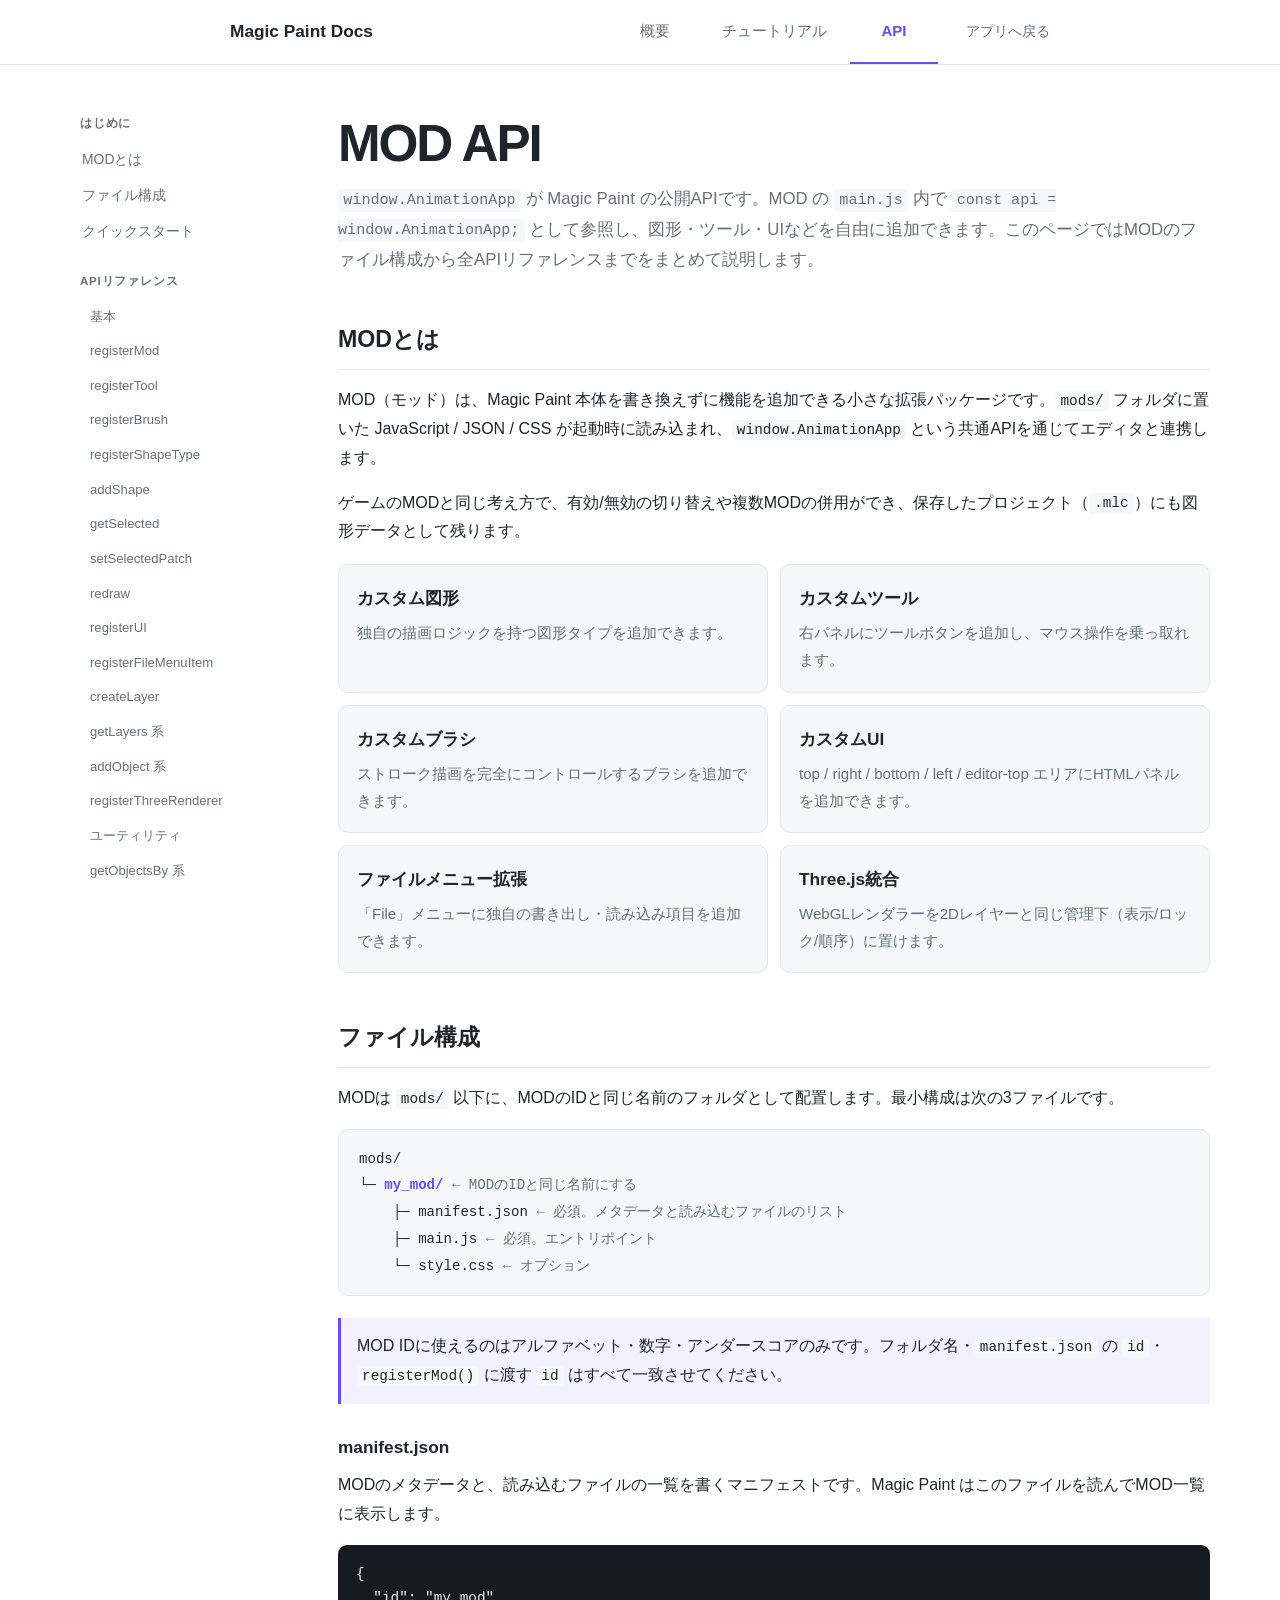
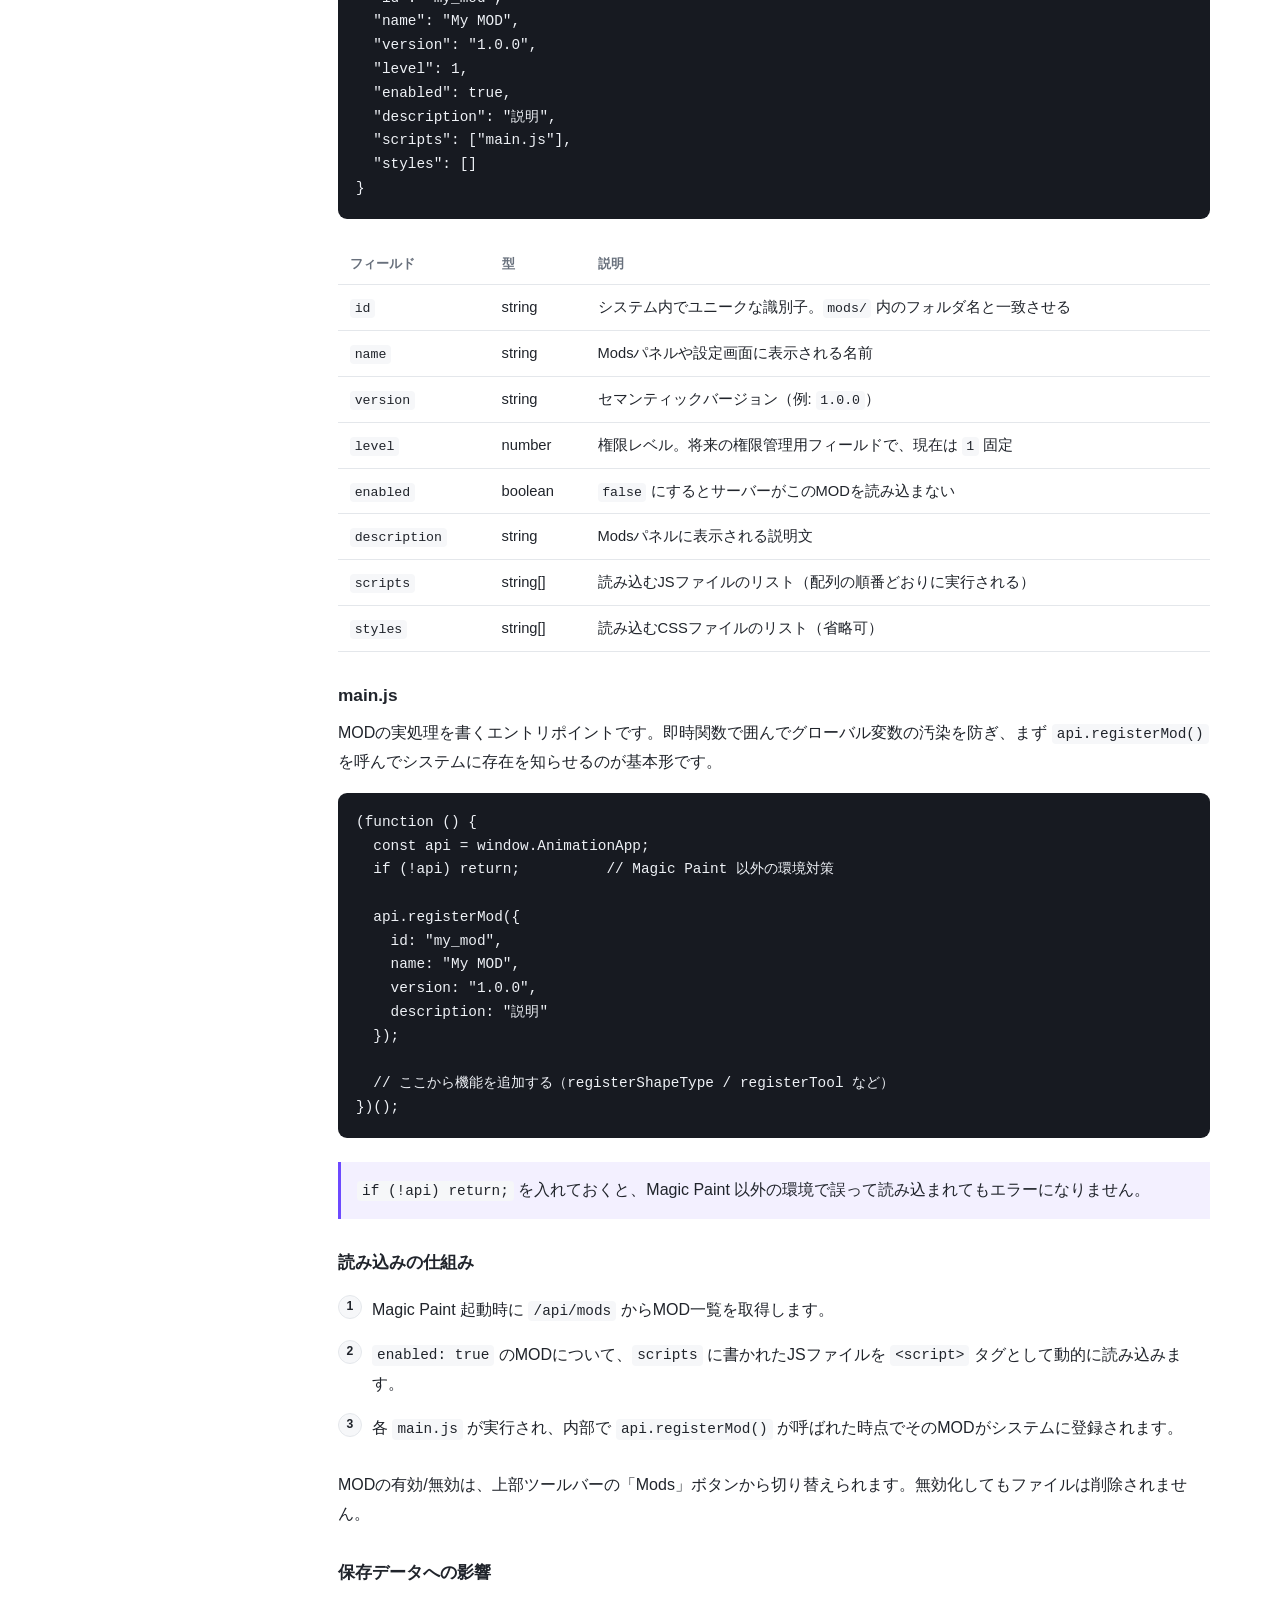
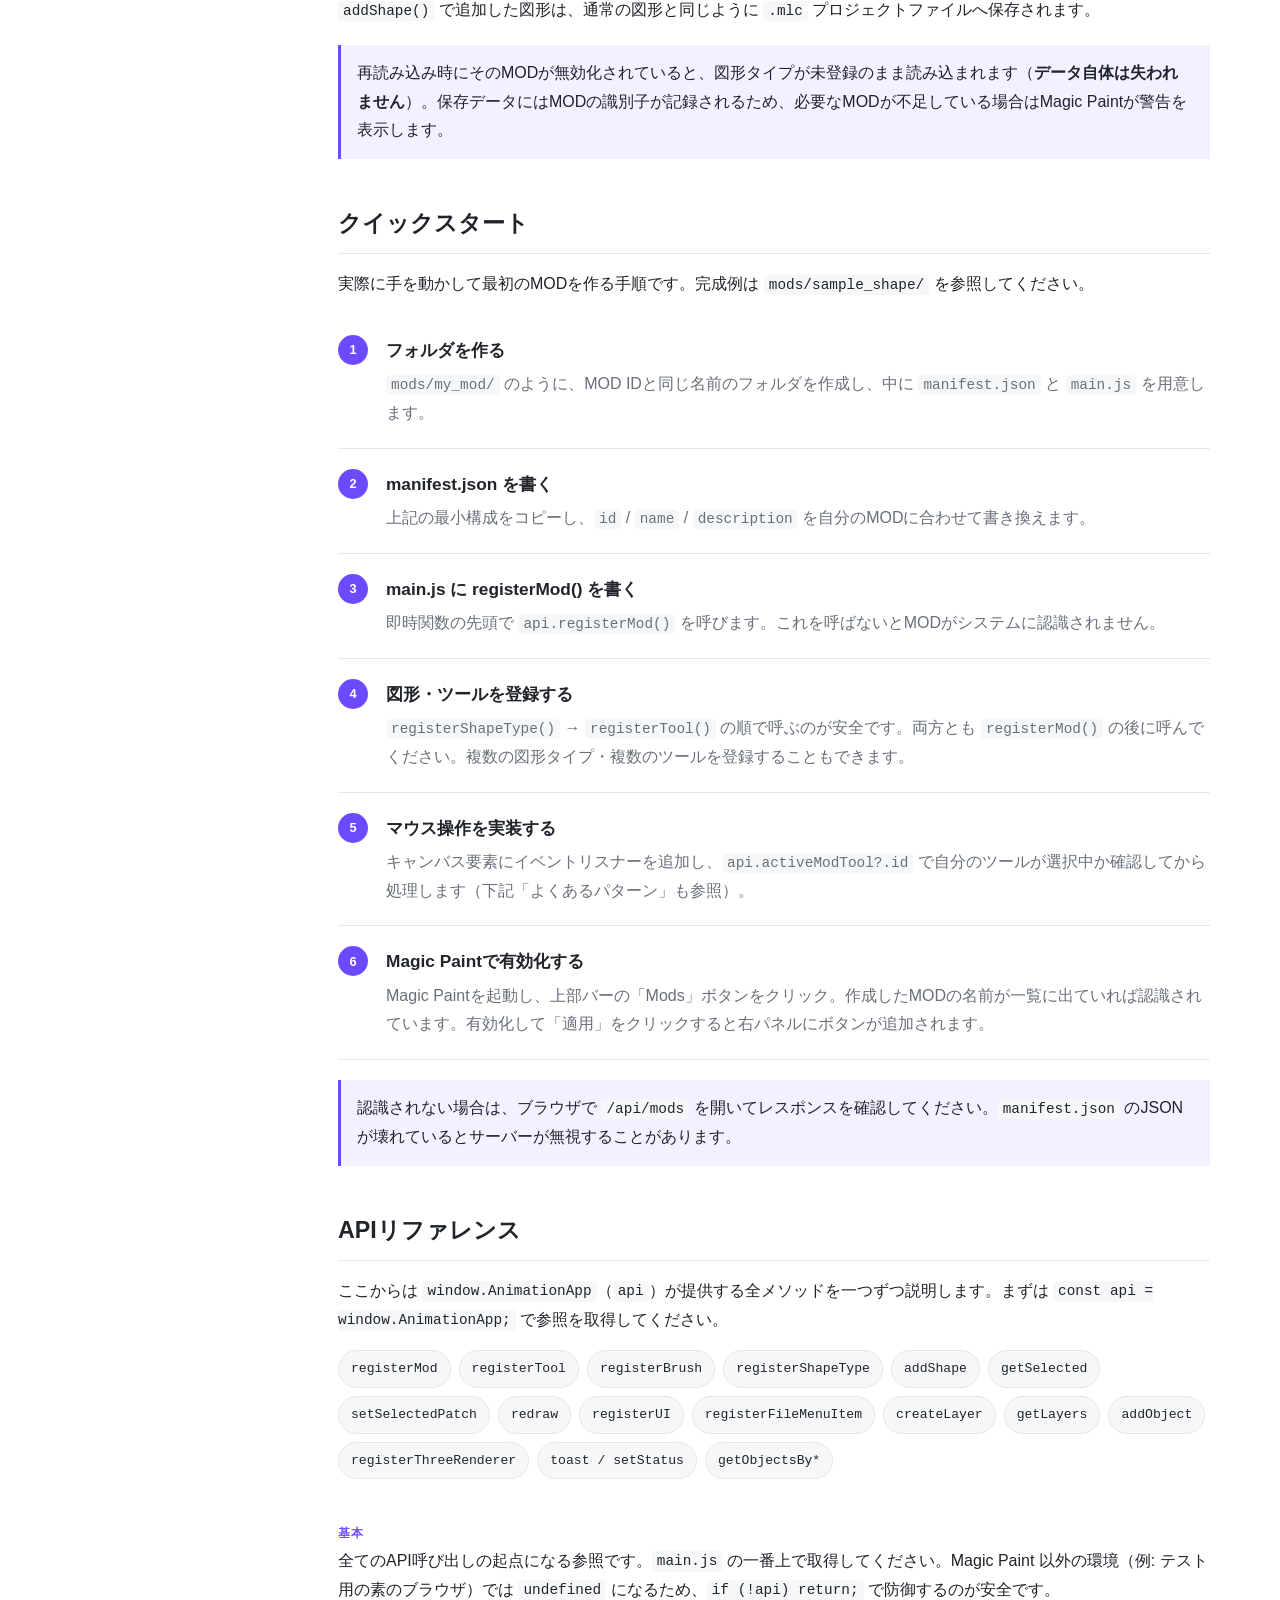
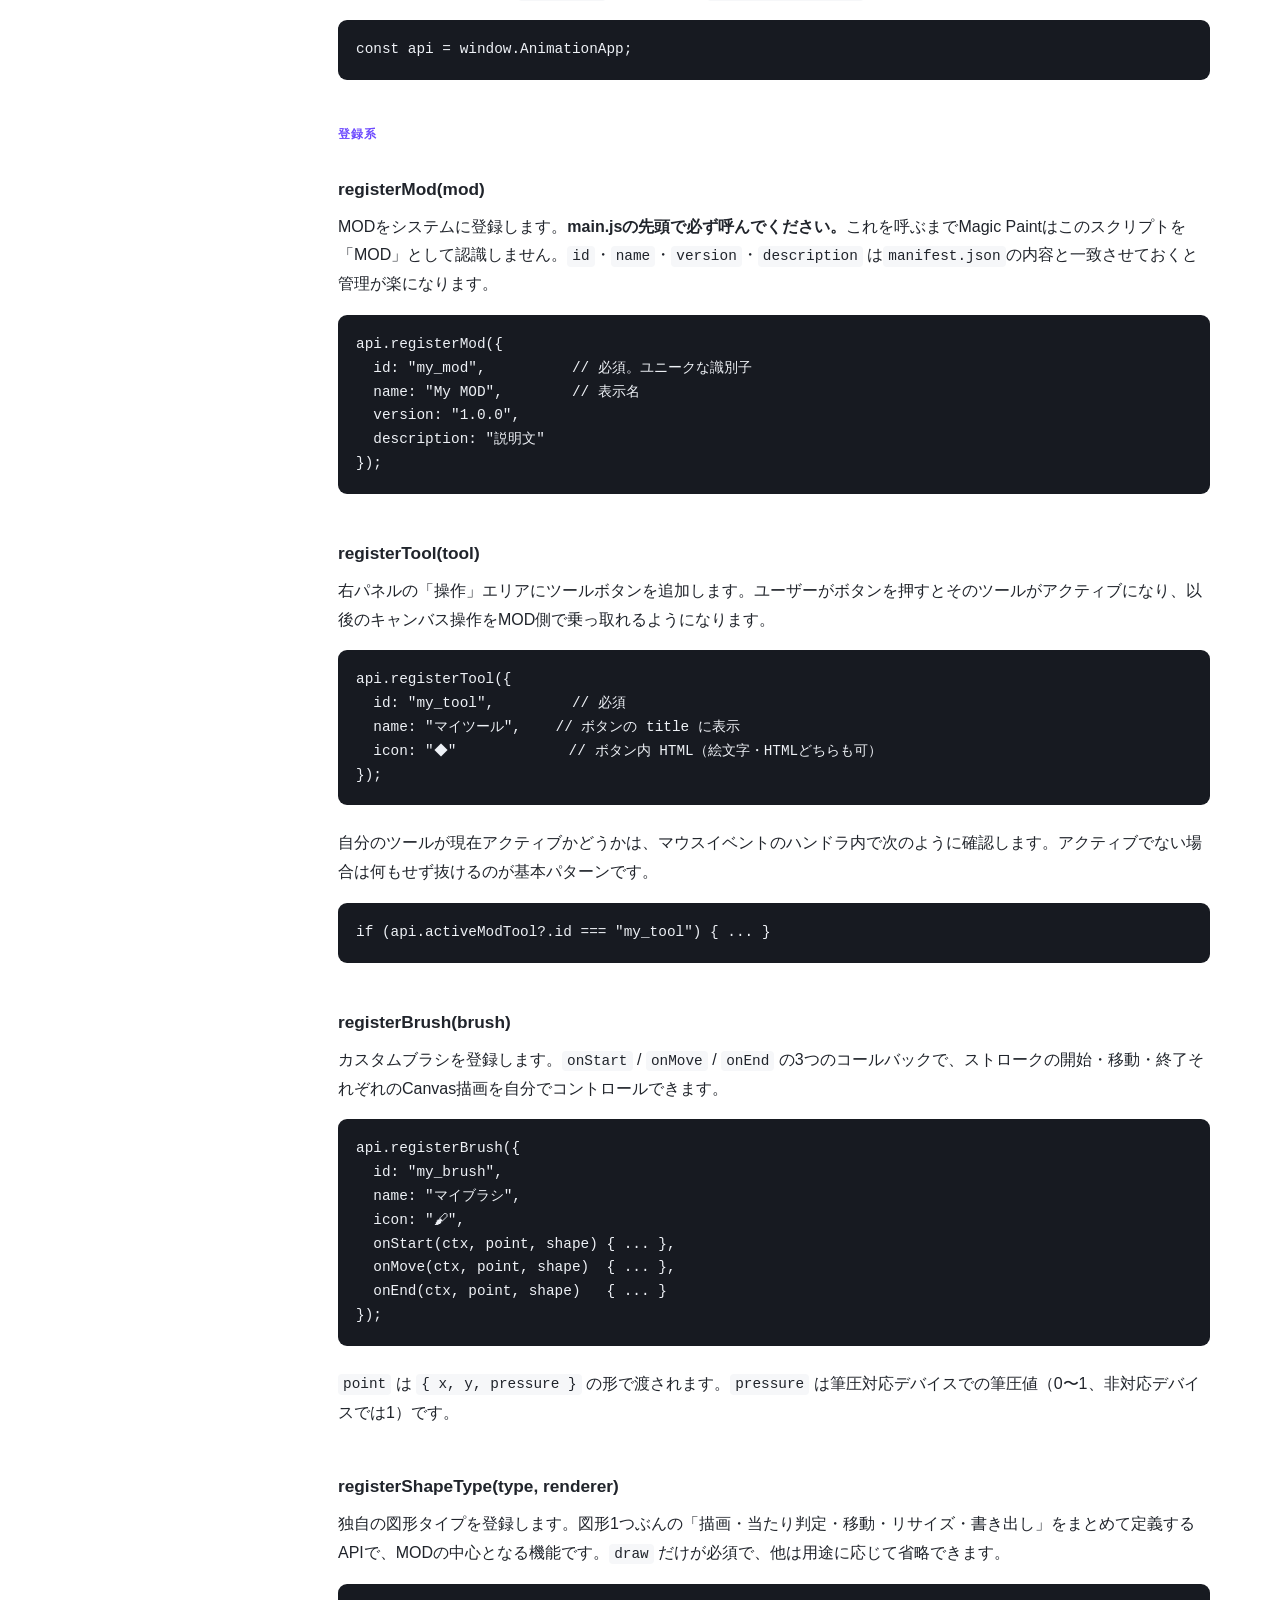
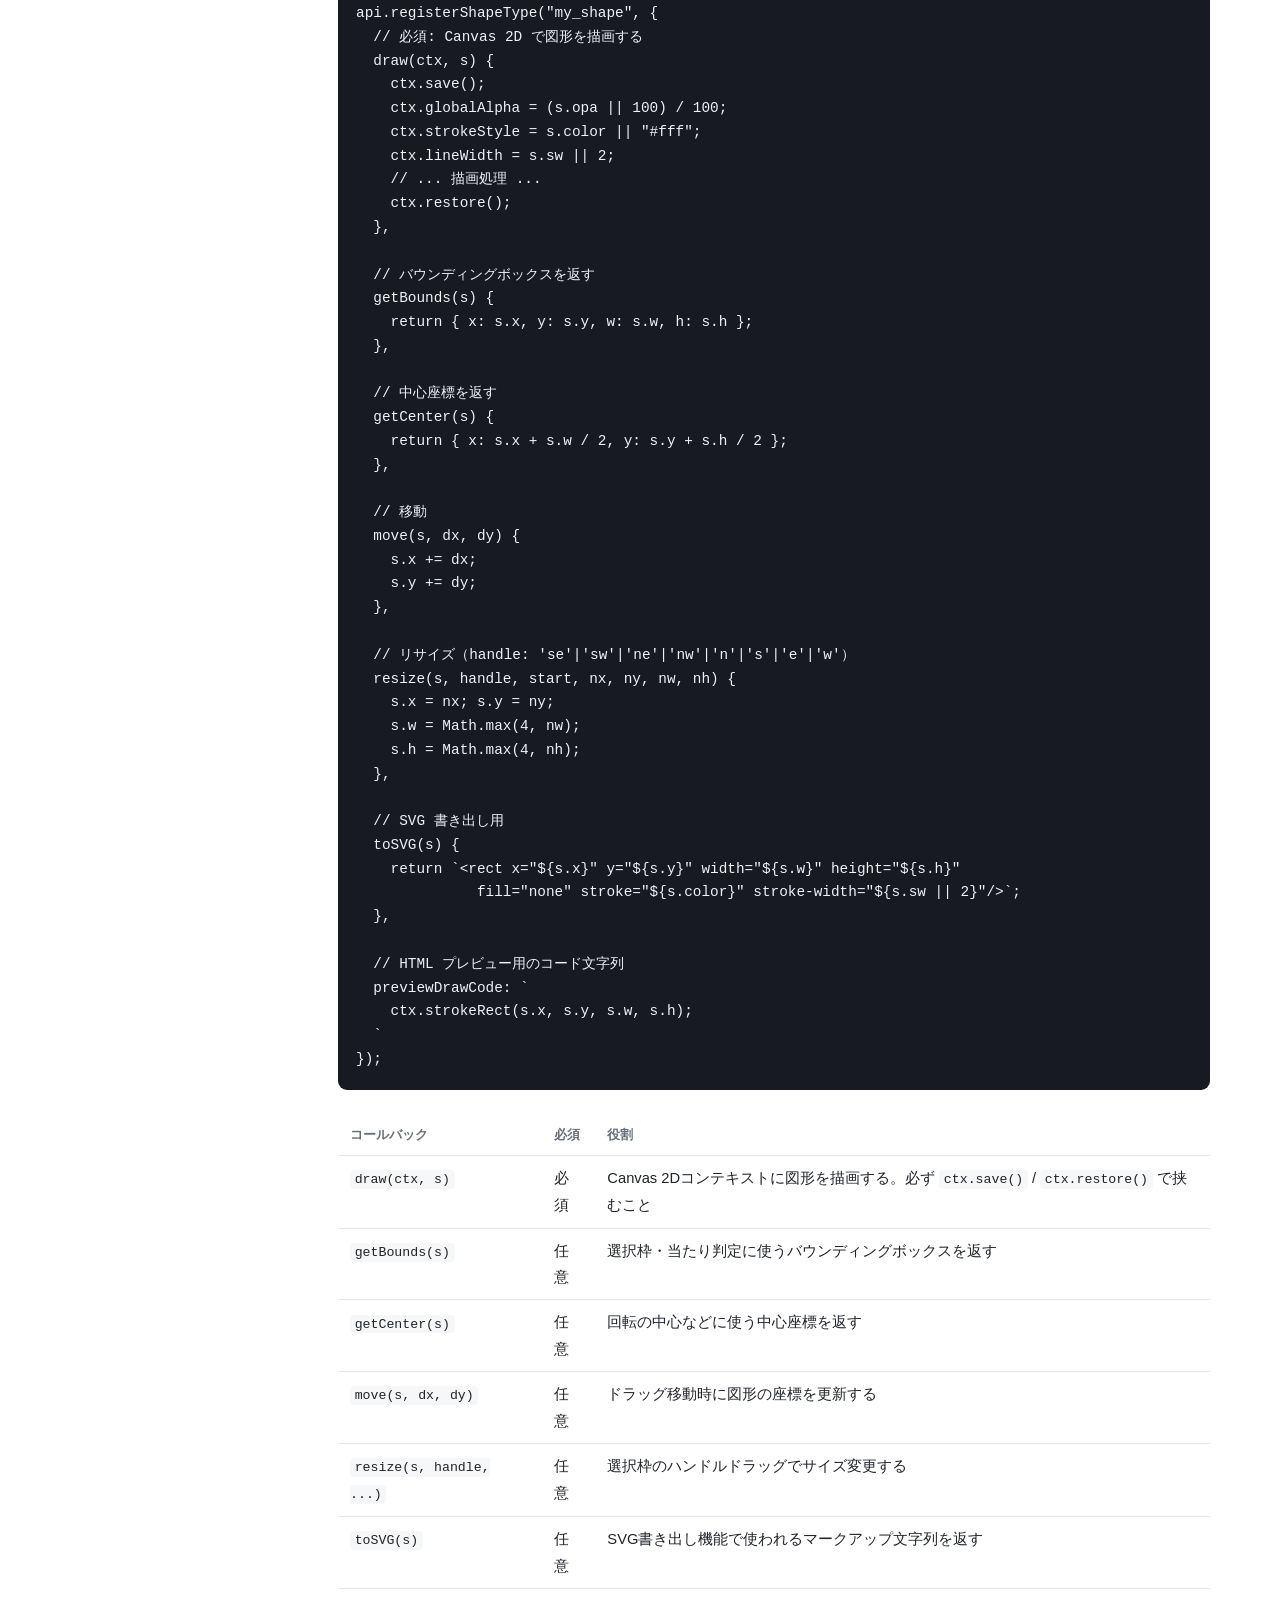
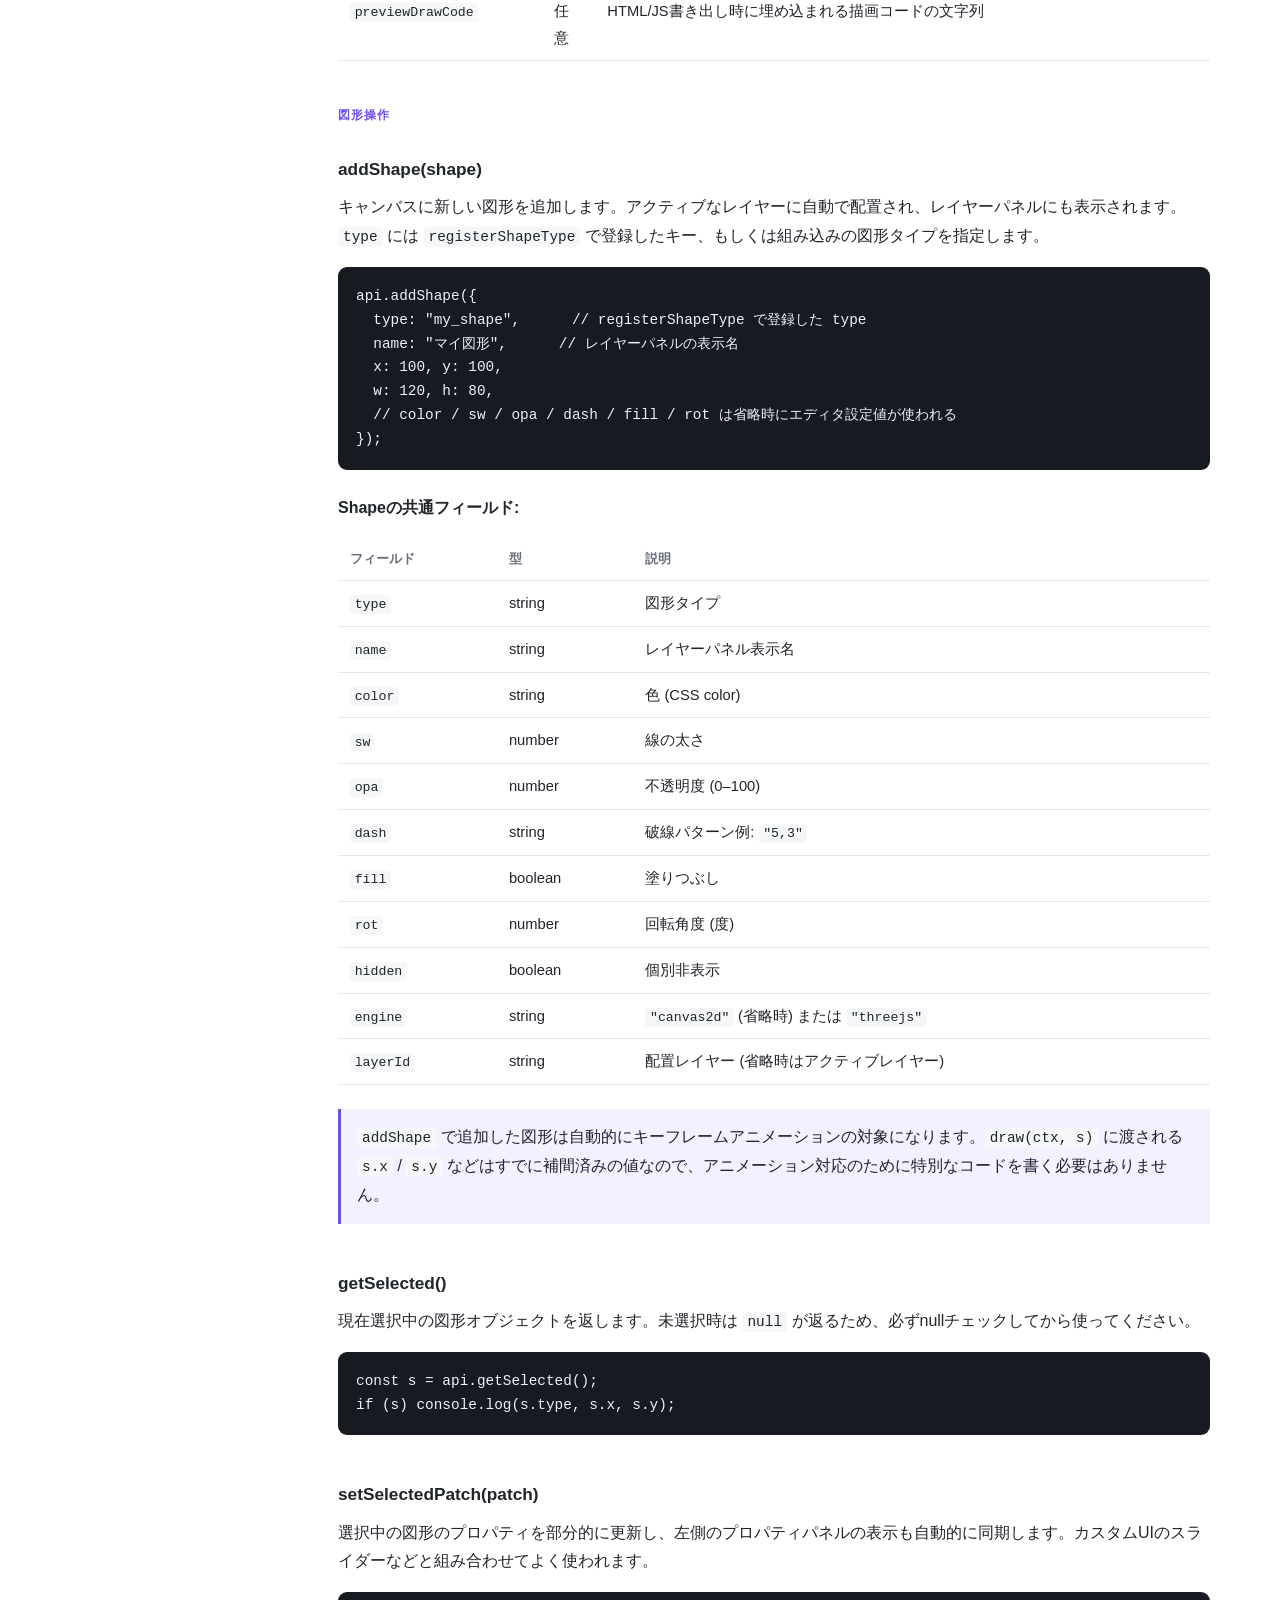
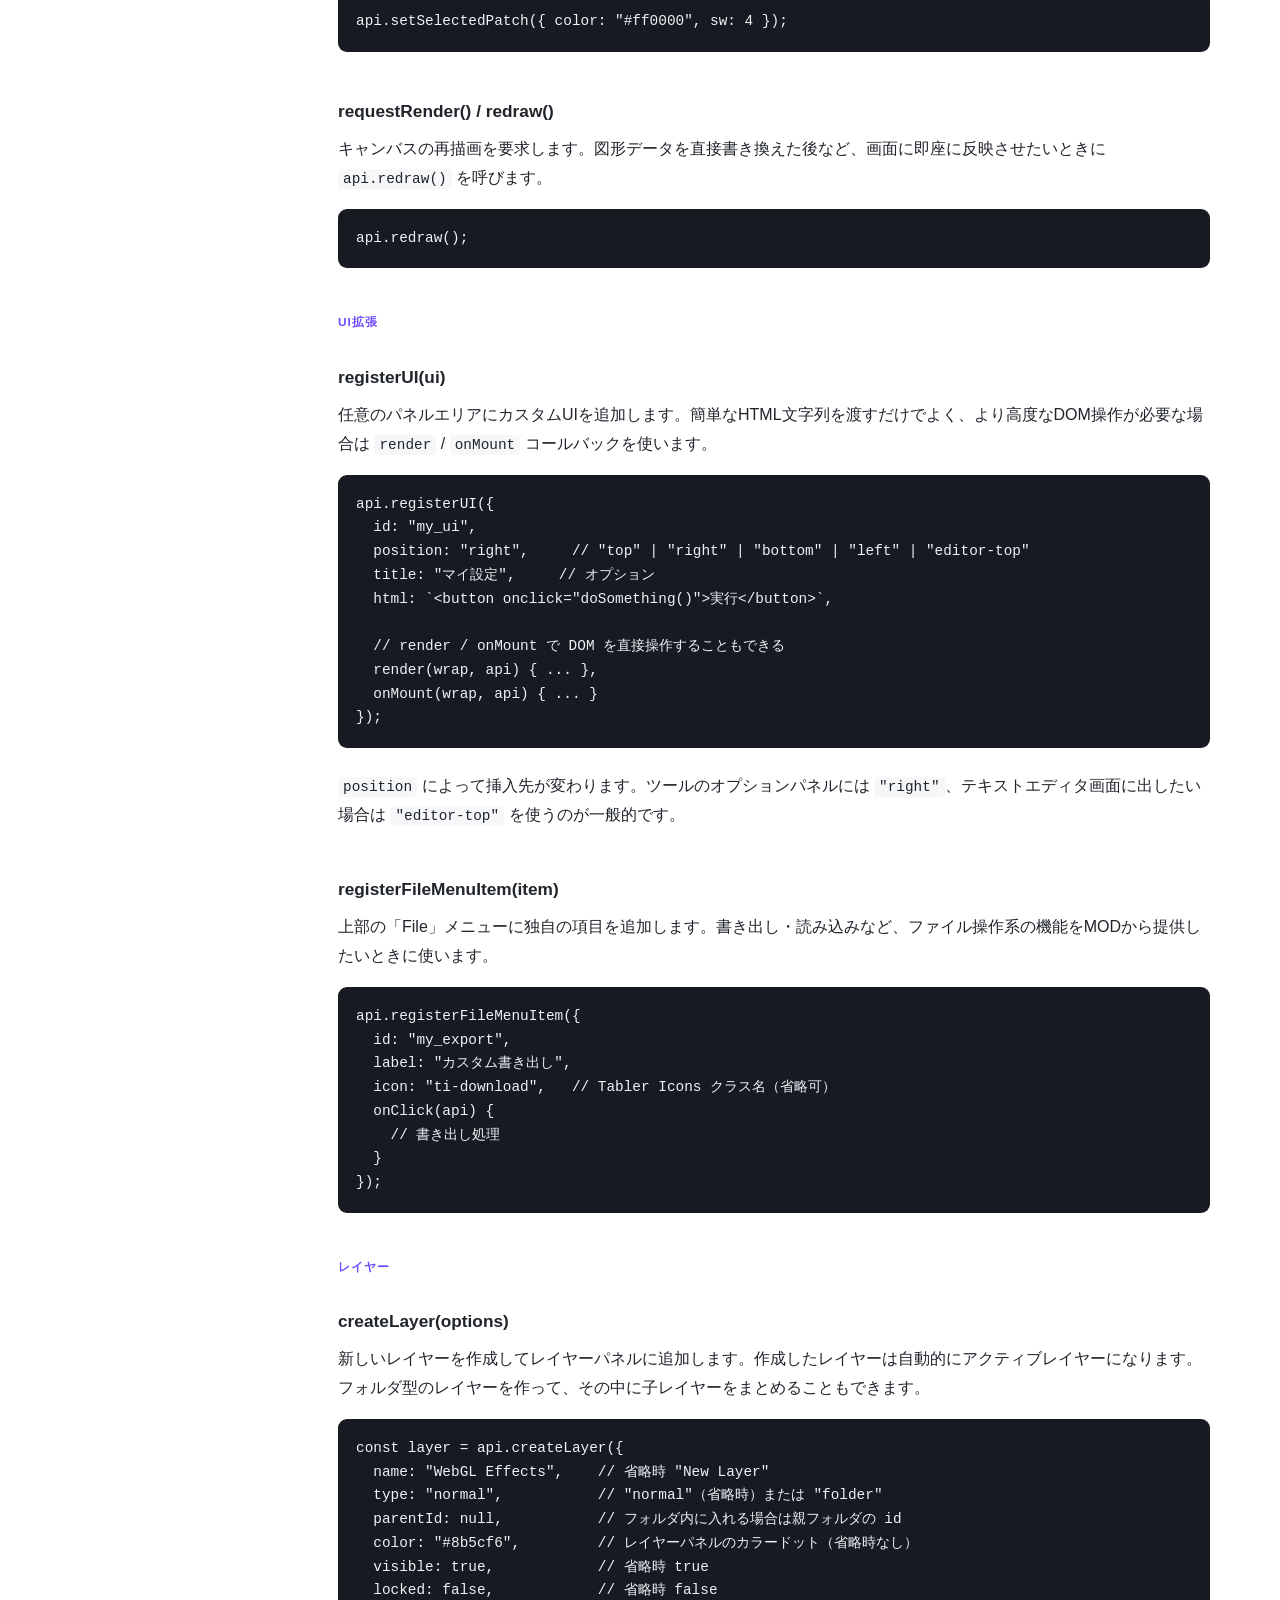
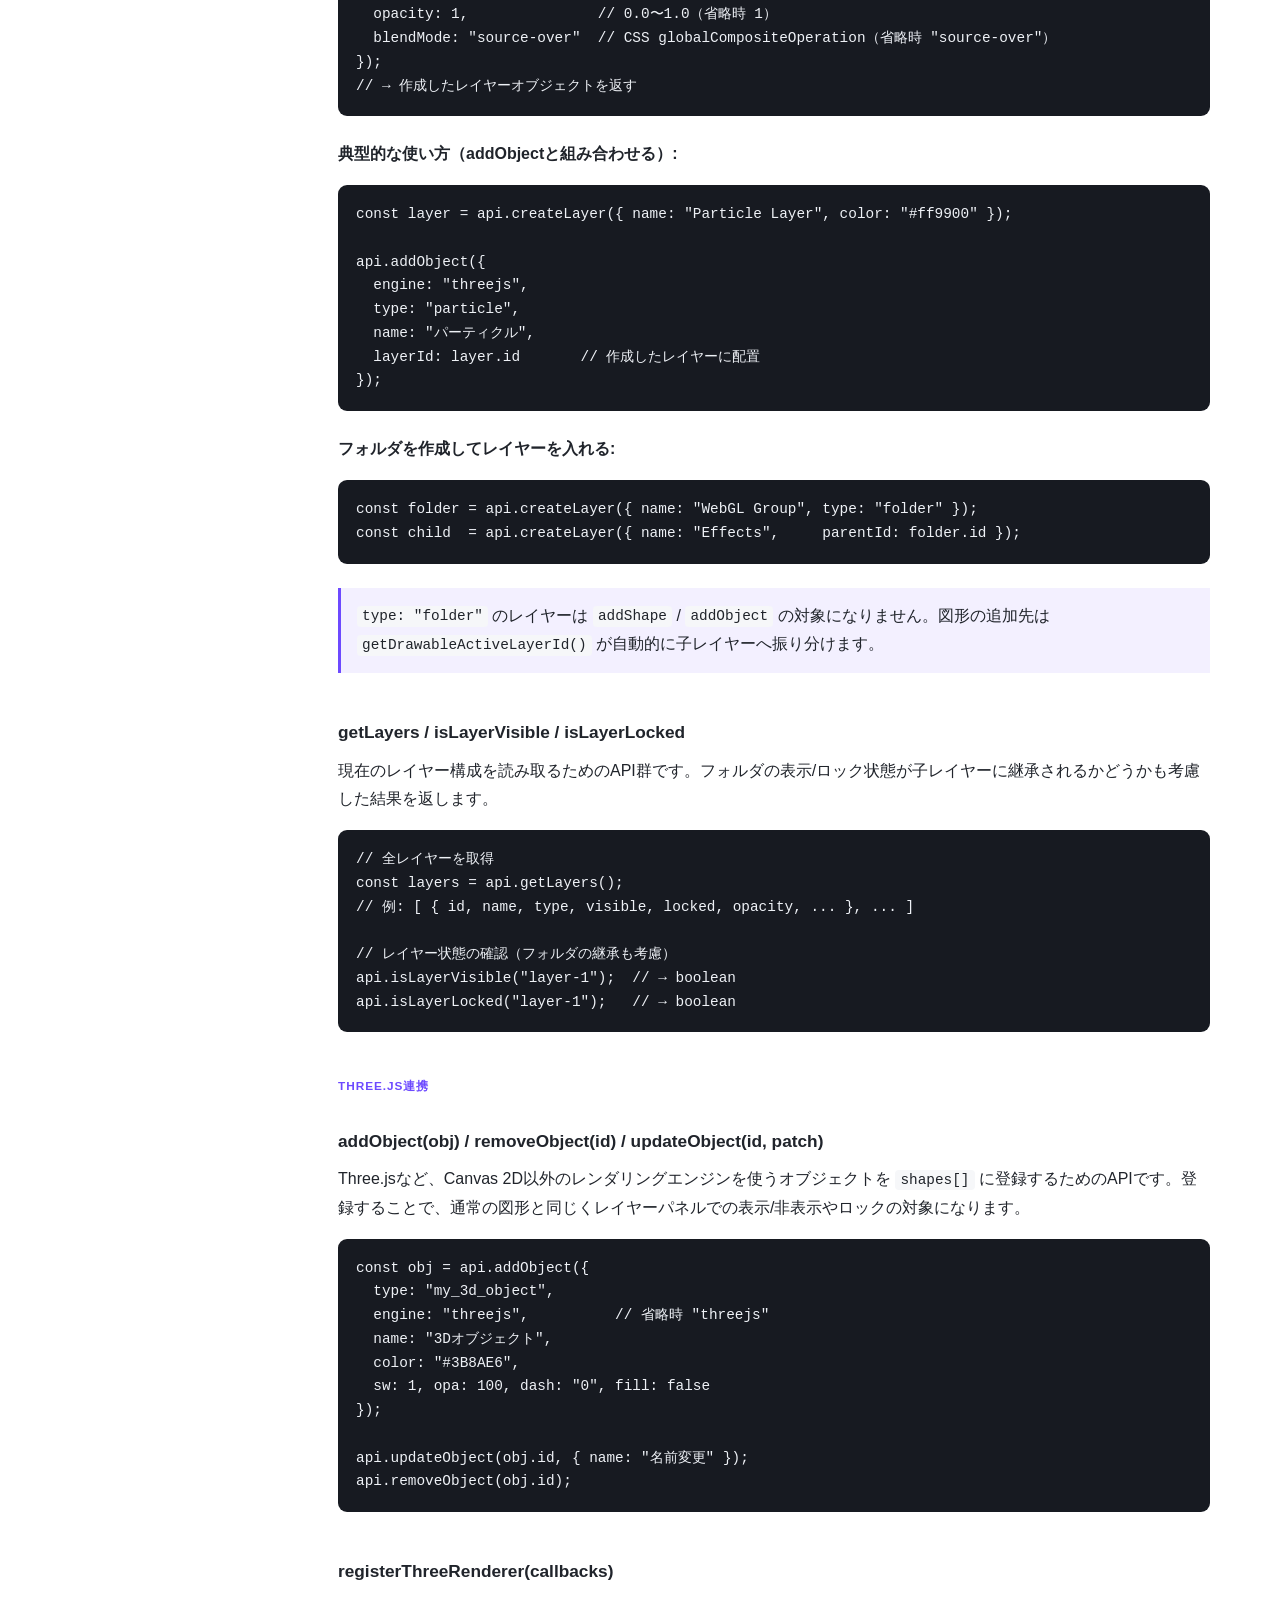
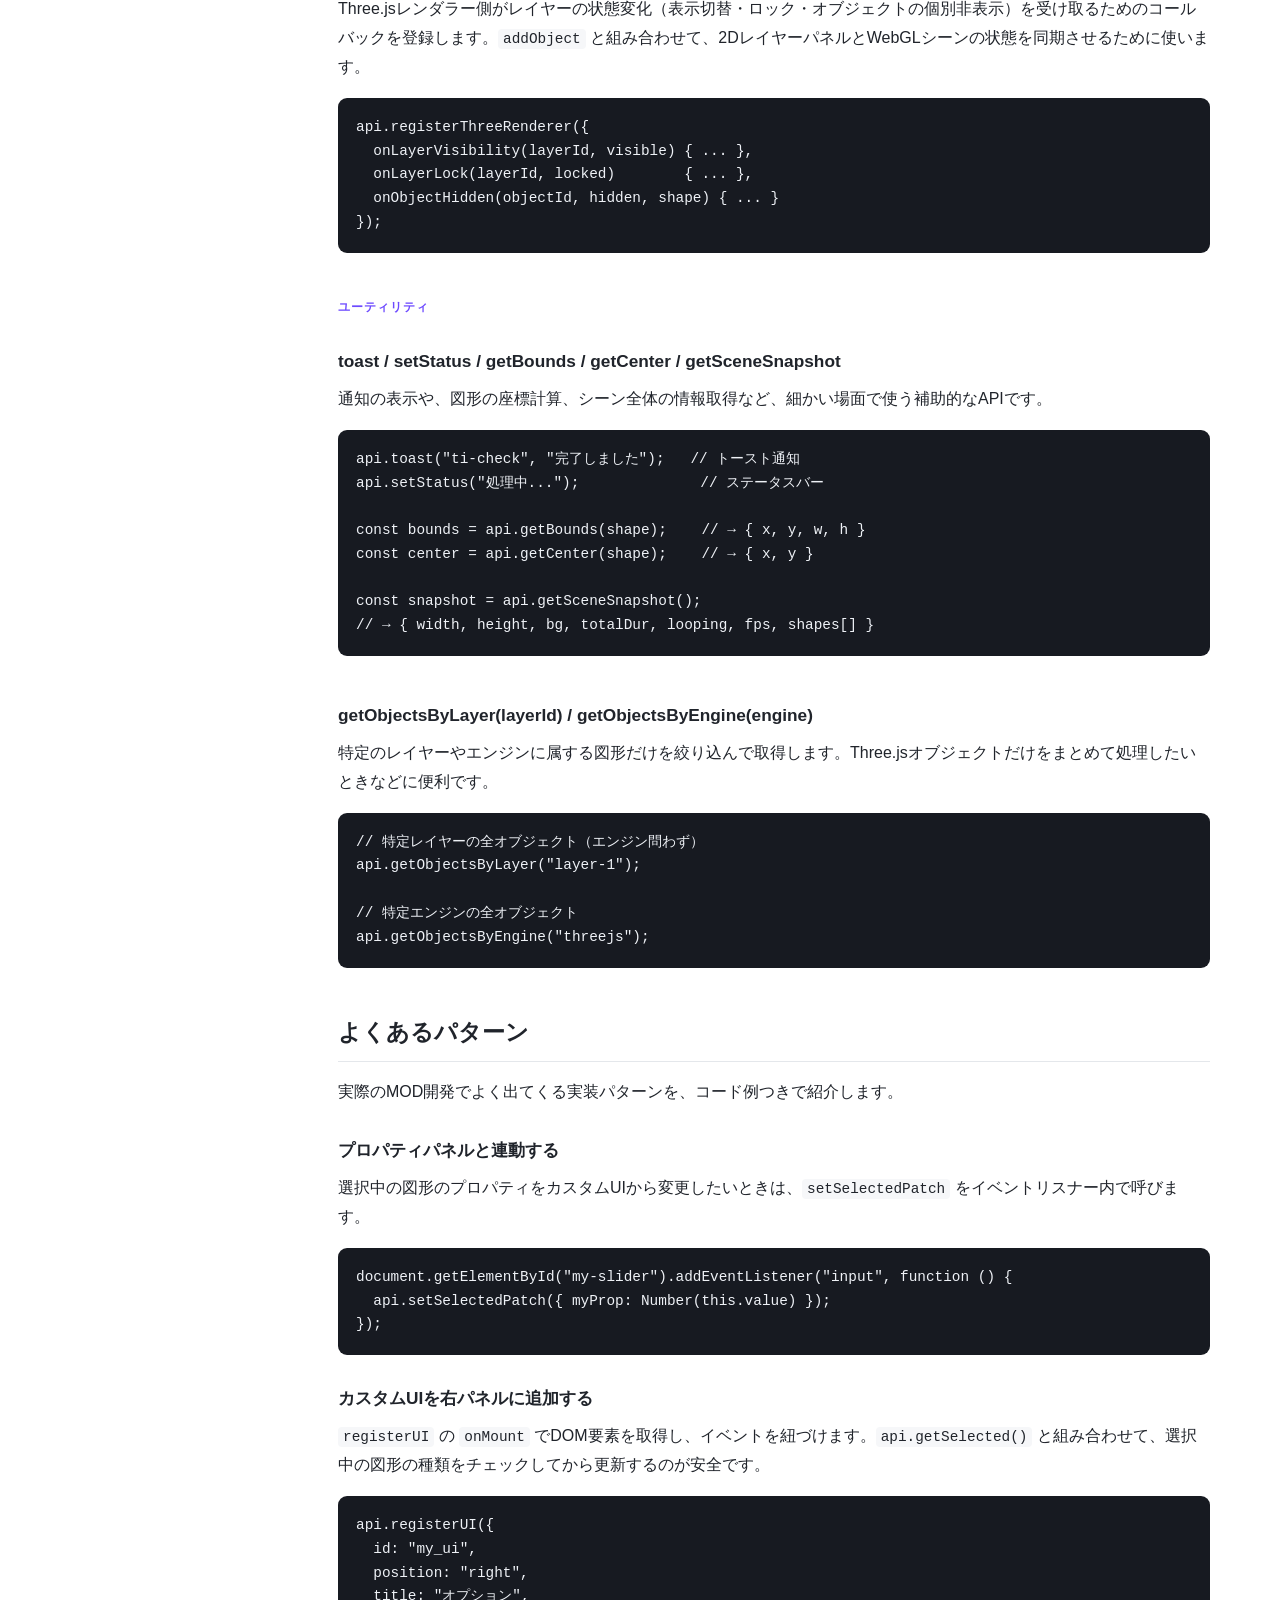
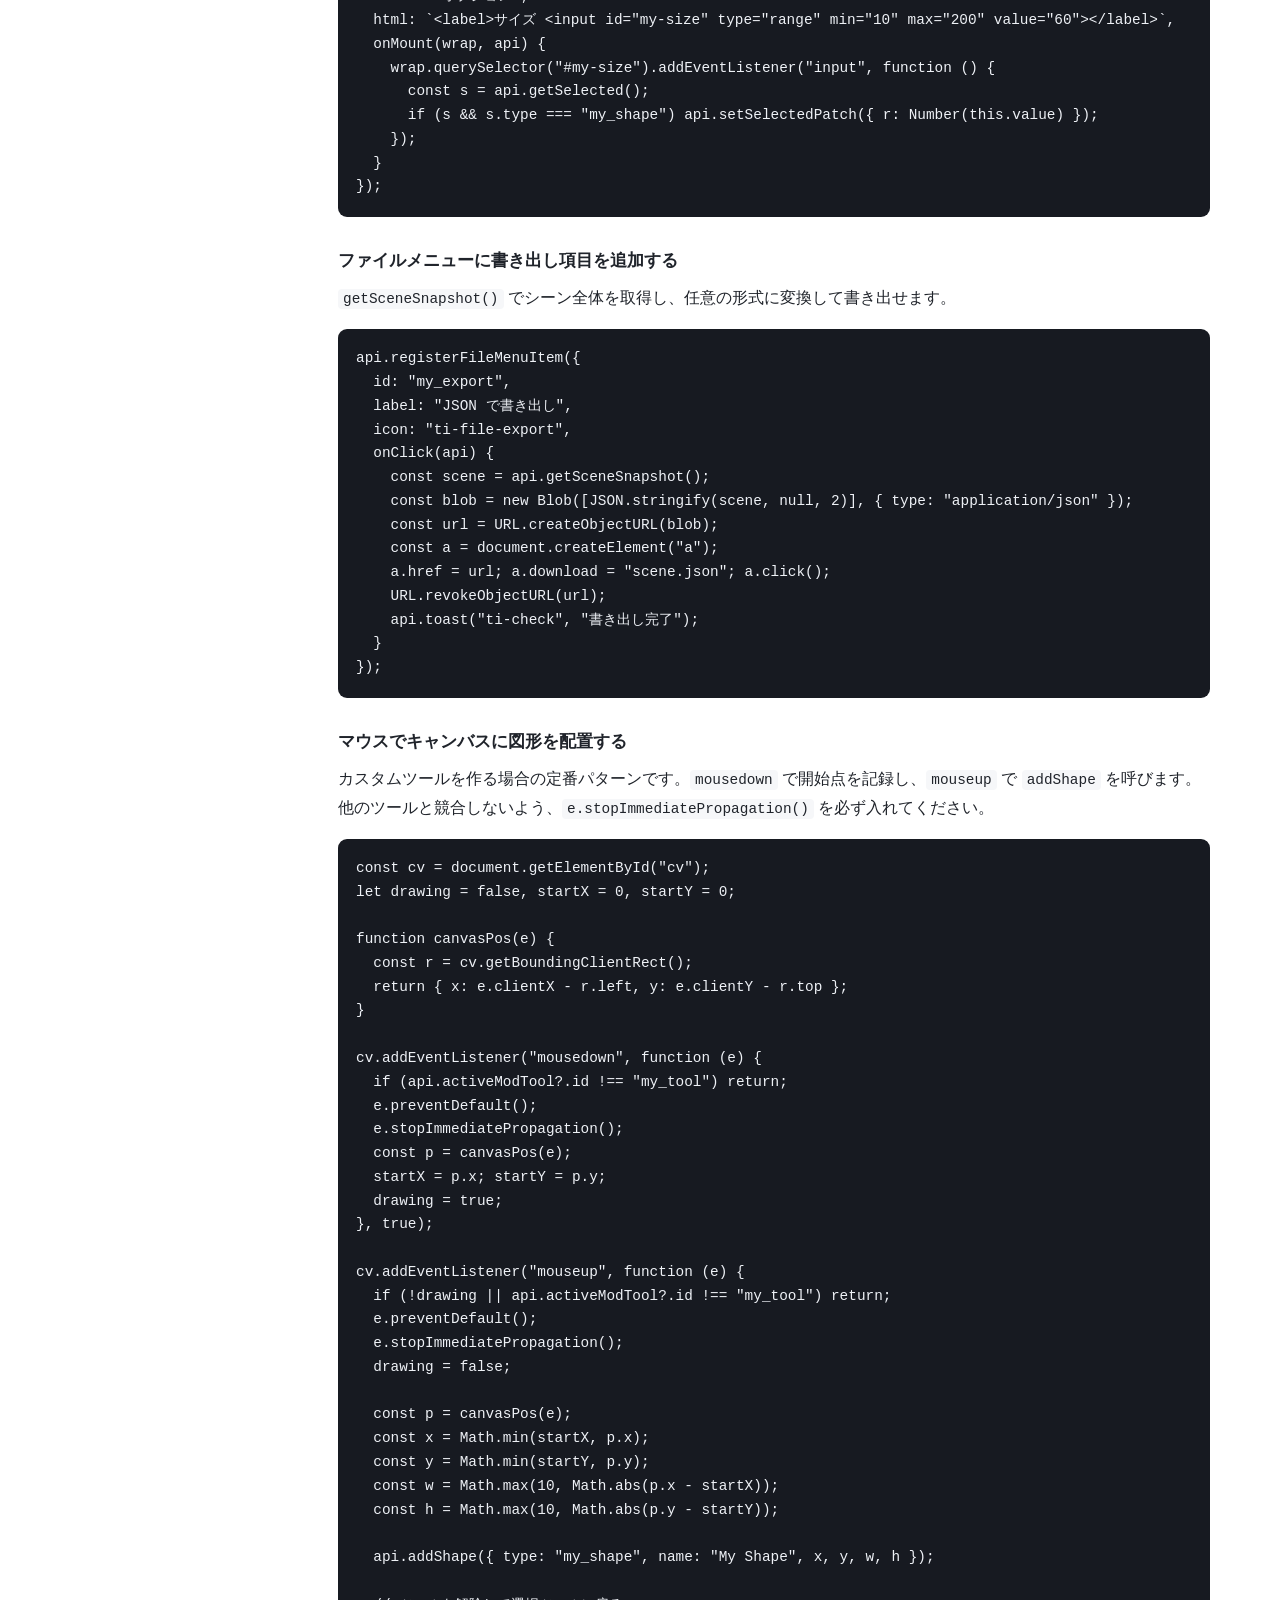
<file: Magic-Paint.jsV3.1/docs/api.html>
<!DOCTYPE html>
<html lang="ja">
<head>
  <meta charset="UTF-8">
  <meta name="viewport" content="width=device-width, initial-scale=1.0">
  <meta name="description" content="Magic PaintのMOD・JavaScript API リファレンスとファイル構成ガイド">
  <title>MOD API - Magic Paint Docs</title>
  <link rel="stylesheet" href="docs.css">
</head>
<body>
  <header class="site-header">
    <div class="header-inner">
      <a class="brand" href="overview.html">Magic Paint Docs</a>
      <nav class="tabs" aria-label="ドキュメント">
        <a href="overview.html">概要</a>
        <a href="tutorial.html">チュートリアル</a>
        <a class="active" href="api.html" aria-current="page">API</a>
      </nav>
      <a class="app-link" href="../index.html">アプリへ戻る</a>
    </div>
  </header>

  <div class="doc-layout">
    <nav class="doc-toc" aria-label="ページ内目次">
      <div class="doc-toc-group">
        <div class="doc-toc-title">はじめに</div>
        <a href="#mod-toha">MODとは</a>
        <a href="#file-structure">ファイル構成</a>
        <a href="#quickstart">クイックスタート</a>
      </div>
      <div class="doc-toc-group">
        <div class="doc-toc-title">APIリファレンス</div>
        <a class="sub" href="#api-basic">基本</a>
        <a class="sub" href="#api-registerMod">registerMod</a>
        <a class="sub" href="#api-registerTool">registerTool</a>
        <a class="sub" href="#api-registerBrush">registerBrush</a>
        <a class="sub" href="#api-registerShapeType">registerShapeType</a>
        <a class="sub" href="#api-addShape">addShape</a>
        <a class="sub" href="#api-getSelected">getSelected</a>
        <a class="sub" href="#api-setSelectedPatch">setSelectedPatch</a>
        <a class="sub" href="#api-redraw">redraw</a>
        <a class="sub" href="#api-registerUI">registerUI</a>
        <a class="sub" href="#api-registerFileMenuItem">registerFileMenuItem</a>
        <a class="sub" href="#api-createLayer">createLayer</a>
        <a class="sub" href="#api-getLayers">getLayers 系</a>
        <a class="sub" href="#api-addObject">addObject 系</a>
        <a class="sub" href="#api-registerThreeRenderer">registerThreeRenderer</a>
        <a class="sub" href="#api-util">ユーティリティ</a>
        <a class="sub" href="#api-getObjectsBy">getObjectsBy 系</a>
      </div>
      <div class="doc-toc-group">
        <div class="doc-toc-title">実践</div>
        <a href="#patterns">よくあるパターン</a>
        <a href="#checklist">チェックリスト</a>
        <a href="#samples">サンプルMOD</a>
      </div>
    </nav>

    <main class="doc-content">
      <h1 class="page-title">MOD API</h1>
      <p class="lead"><code>window.AnimationApp</code> が Magic Paint の公開APIです。MOD の <code>main.js</code> 内で <code>const api = window.AnimationApp;</code> として参照し、図形・ツール・UIなどを自由に追加できます。このページではMODのファイル構成から全APIリファレンスまでをまとめて説明します。</p>

      <section id="mod-toha">
        <h2>MODとは</h2>
        <p>MOD（モッド）は、Magic Paint 本体を書き換えずに機能を追加できる小さな拡張パッケージです。<code>mods/</code> フォルダに置いた JavaScript / JSON / CSS が起動時に読み込まれ、<code>window.AnimationApp</code> という共通APIを通じてエディタと連携します。</p>
        <p>ゲームのMODと同じ考え方で、有効/無効の切り替えや複数MODの併用ができ、保存したプロジェクト（<code>.mlc</code>）にも図形データとして残ります。</p>
        <div class="feature-list">
          <article class="feature-item"><h3>カスタム図形</h3><p>独自の描画ロジックを持つ図形タイプを追加できます。</p></article>
          <article class="feature-item"><h3>カスタムツール</h3><p>右パネルにツールボタンを追加し、マウス操作を乗っ取れます。</p></article>
          <article class="feature-item"><h3>カスタムブラシ</h3><p>ストローク描画を完全にコントロールするブラシを追加できます。</p></article>
          <article class="feature-item"><h3>カスタムUI</h3><p>top / right / bottom / left / editor-top エリアにHTMLパネルを追加できます。</p></article>
          <article class="feature-item"><h3>ファイルメニュー拡張</h3><p>「File」メニューに独自の書き出し・読み込み項目を追加できます。</p></article>
          <article class="feature-item"><h3>Three.js統合</h3><p>WebGLレンダラーを2Dレイヤーと同じ管理下（表示/ロック/順序）に置けます。</p></article>
        </div>
      </section>

      <section id="file-structure">
        <h2>ファイル構成</h2>
        <p>MODは <code>mods/</code> 以下に、MODのIDと同じ名前のフォルダとして配置します。最小構成は次の3ファイルです。</p>

        <div class="file-tree">
          <div>mods/</div>
          <div>└─ <span class="dir">my_mod/</span> <span class="comment">← MODのIDと同じ名前にする</span></div>
          <div>&nbsp;&nbsp;&nbsp;&nbsp;├─ manifest.json <span class="comment">← 必須。メタデータと読み込むファイルのリスト</span></div>
          <div>&nbsp;&nbsp;&nbsp;&nbsp;├─ main.js <span class="comment">← 必須。エントリポイント</span></div>
          <div>&nbsp;&nbsp;&nbsp;&nbsp;└─ style.css <span class="comment">← オプション</span></div>
        </div>
        <div class="note">MOD IDに使えるのはアルファベット・数字・アンダースコアのみです。フォルダ名・<code>manifest.json</code> の <code>id</code>・<code>registerMod()</code> に渡す <code>id</code> はすべて一致させてください。</div>

        <h3 id="mod-json">manifest.json</h3>
        <p>MODのメタデータと、読み込むファイルの一覧を書くマニフェストです。Magic Paint はこのファイルを読んでMOD一覧に表示します。</p>
        <pre><code>{
  "id": "my_mod",
  "name": "My MOD",
  "version": "1.0.0",
  "level": 1,
  "enabled": true,
  "description": "説明",
  "scripts": ["main.js"],
  "styles": []
}</code></pre>
        <table class="api-table">
          <thead><tr><th>フィールド</th><th>型</th><th>説明</th></tr></thead>
          <tbody>
            <tr><td><code>id</code></td><td>string</td><td>システム内でユニークな識別子。<code>mods/</code> 内のフォルダ名と一致させる</td></tr>
            <tr><td><code>name</code></td><td>string</td><td>Modsパネルや設定画面に表示される名前</td></tr>
            <tr><td><code>version</code></td><td>string</td><td>セマンティックバージョン（例: <code>1.0.0</code>）</td></tr>
            <tr><td><code>level</code></td><td>number</td><td>権限レベル。将来の権限管理用フィールドで、現在は <code>1</code> 固定</td></tr>
            <tr><td><code>enabled</code></td><td>boolean</td><td><code>false</code> にするとサーバーがこのMODを読み込まない</td></tr>
            <tr><td><code>description</code></td><td>string</td><td>Modsパネルに表示される説明文</td></tr>
            <tr><td><code>scripts</code></td><td>string[]</td><td>読み込むJSファイルのリスト（配列の順番どおりに実行される）</td></tr>
            <tr><td><code>styles</code></td><td>string[]</td><td>読み込むCSSファイルのリスト（省略可）</td></tr>
          </tbody>
        </table>

        <h3 id="main-js">main.js</h3>
        <p>MODの実処理を書くエントリポイントです。即時関数で囲んでグローバル変数の汚染を防ぎ、まず <code>api.registerMod()</code> を呼んでシステムに存在を知らせるのが基本形です。</p>
        <pre><code>(function () {
  const api = window.AnimationApp;
  if (!api) return;          // Magic Paint 以外の環境対策

  api.registerMod({
    id: "my_mod",
    name: "My MOD",
    version: "1.0.0",
    description: "説明"
  });

  // ここから機能を追加する（registerShapeType / registerTool など）
})();</code></pre>
        <div class="note"><code>if (!api) return;</code> を入れておくと、Magic Paint 以外の環境で誤って読み込まれてもエラーになりません。</div>

        <h3 id="loading">読み込みの仕組み</h3>
        <ol class="steps-list">
          <li>Magic Paint 起動時に <code>/api/mods</code> からMOD一覧を取得します。</li>
          <li><code>enabled: true</code> のMODについて、<code>scripts</code> に書かれたJSファイルを <code>&lt;script&gt;</code> タグとして動的に読み込みます。</li>
          <li>各 <code>main.js</code> が実行され、内部で <code>api.registerMod()</code> が呼ばれた時点でそのMODがシステムに登録されます。</li>
        </ol>
        <p>MODの有効/無効は、上部ツールバーの「Mods」ボタンから切り替えられます。無効化してもファイルは削除されません。</p>

        <h3 id="save-data">保存データへの影響</h3>
        <p><code>addShape()</code> で追加した図形は、通常の図形と同じように <code>.mlc</code> プロジェクトファイルへ保存されます。</p>
        <div class="note">再読み込み時にそのMODが無効化されていると、図形タイプが未登録のまま読み込まれます（<strong>データ自体は失われません</strong>）。保存データにはMODの識別子が記録されるため、必要なMODが不足している場合はMagic Paintが警告を表示します。</div>
      </section>

      <section id="quickstart">
        <h2>クイックスタート</h2>
        <p>実際に手を動かして最初のMODを作る手順です。完成例は <code>mods/sample_shape/</code> を参照してください。</p>

        <div class="step">
          <div class="step-number">1</div>
          <div><h3>フォルダを作る</h3><p><code>mods/my_mod/</code> のように、MOD IDと同じ名前のフォルダを作成し、中に <code>manifest.json</code> と <code>main.js</code> を用意します。</p></div>
        </div>
        <div class="step">
          <div class="step-number">2</div>
          <div><h3>manifest.json を書く</h3><p>上記の最小構成をコピーし、<code>id</code> / <code>name</code> / <code>description</code> を自分のMODに合わせて書き換えます。</p></div>
        </div>
        <div class="step">
          <div class="step-number">3</div>
          <div><h3>main.js に registerMod() を書く</h3><p>即時関数の先頭で <code>api.registerMod()</code> を呼びます。これを呼ばないとMODがシステムに認識されません。</p></div>
        </div>
        <div class="step">
          <div class="step-number">4</div>
          <div><h3>図形・ツールを登録する</h3><p><code>registerShapeType()</code> → <code>registerTool()</code> の順で呼ぶのが安全です。両方とも <code>registerMod()</code> の後に呼んでください。複数の図形タイプ・複数のツールを登録することもできます。</p></div>
        </div>
        <div class="step">
          <div class="step-number">5</div>
          <div><h3>マウス操作を実装する</h3><p>キャンバス要素にイベントリスナーを追加し、<code>api.activeModTool?.id</code> で自分のツールが選択中か確認してから処理します（下記「よくあるパターン」も参照）。</p></div>
        </div>
        <div class="step">
          <div class="step-number">6</div>
          <div><h3>Magic Paintで有効化する</h3><p>Magic Paintを起動し、上部バーの「Mods」ボタンをクリック。作成したMODの名前が一覧に出ていれば認識されています。有効化して「適用」をクリックすると右パネルにボタンが追加されます。</p></div>
        </div>
        <div class="note">認識されない場合は、ブラウザで <code>/api/mods</code> を開いてレスポンスを確認してください。<code>manifest.json</code> のJSONが壊れているとサーバーが無視することがあります。</div>
      </section>

      <section id="api-reference-intro">
        <h2>APIリファレンス</h2>
        <p>ここからは <code>window.AnimationApp</code>（<code>api</code>）が提供する全メソッドを一つずつ説明します。まずは <code>const api = window.AnimationApp;</code> で参照を取得してください。</p>
        <div class="method-nav">
          <a href="#api-registerMod">registerMod</a>
          <a href="#api-registerTool">registerTool</a>
          <a href="#api-registerBrush">registerBrush</a>
          <a href="#api-registerShapeType">registerShapeType</a>
          <a href="#api-addShape">addShape</a>
          <a href="#api-getSelected">getSelected</a>
          <a href="#api-setSelectedPatch">setSelectedPatch</a>
          <a href="#api-redraw">redraw</a>
          <a href="#api-registerUI">registerUI</a>
          <a href="#api-registerFileMenuItem">registerFileMenuItem</a>
          <a href="#api-createLayer">createLayer</a>
          <a href="#api-getLayers">getLayers</a>
          <a href="#api-addObject">addObject</a>
          <a href="#api-registerThreeRenderer">registerThreeRenderer</a>
          <a href="#api-util">toast / setStatus</a>
          <a href="#api-getObjectsBy">getObjectsBy*</a>
        </div>
      </section>

      <section id="api-basic">
        <h4 class="api-cat">基本</h4>
        <p>全てのAPI呼び出しの起点になる参照です。<code>main.js</code> の一番上で取得してください。Magic Paint 以外の環境（例: テスト用の素のブラウザ）では <code>undefined</code> になるため、<code>if (!api) return;</code> で防御するのが安全です。</p>
        <pre><code>const api = window.AnimationApp;</code></pre>
      </section>

      <section id="api-registerMod">
        <h4 class="api-cat">登録系</h4>
        <h3>registerMod(mod)</h3>
        <p>MODをシステムに登録します。<strong>main.jsの先頭で必ず呼んでください。</strong>これを呼ぶまでMagic Paintはこのスクリプトを「MOD」として認識しません。<code>id</code>・<code>name</code>・<code>version</code>・<code>description</code> は<code>manifest.json</code>の内容と一致させておくと管理が楽になります。</p>
        <pre><code>api.registerMod({
  id: "my_mod",          // 必須。ユニークな識別子
  name: "My MOD",        // 表示名
  version: "1.0.0",
  description: "説明文"
});</code></pre>
      </section>

      <section id="api-registerTool">
        <h3>registerTool(tool)</h3>
        <p>右パネルの「操作」エリアにツールボタンを追加します。ユーザーがボタンを押すとそのツールがアクティブになり、以後のキャンバス操作をMOD側で乗っ取れるようになります。</p>
        <pre><code>api.registerTool({
  id: "my_tool",         // 必須
  name: "マイツール",    // ボタンの title に表示
  icon: "◆"             // ボタン内 HTML（絵文字・HTMLどちらも可）
});</code></pre>
        <p>自分のツールが現在アクティブかどうかは、マウスイベントのハンドラ内で次のように確認します。アクティブでない場合は何もせず抜けるのが基本パターンです。</p>
        <pre><code>if (api.activeModTool?.id === "my_tool") { ... }</code></pre>
      </section>

      <section id="api-registerBrush">
        <h3>registerBrush(brush)</h3>
        <p>カスタムブラシを登録します。<code>onStart</code> / <code>onMove</code> / <code>onEnd</code> の3つのコールバックで、ストロークの開始・移動・終了それぞれのCanvas描画を自分でコントロールできます。</p>
        <pre><code>api.registerBrush({
  id: "my_brush",
  name: "マイブラシ",
  icon: "🖌",
  onStart(ctx, point, shape) { ... },
  onMove(ctx, point, shape)  { ... },
  onEnd(ctx, point, shape)   { ... }
});</code></pre>
        <p><code>point</code> は <code>{ x, y, pressure }</code> の形で渡されます。<code>pressure</code> は筆圧対応デバイスでの筆圧値（0〜1、非対応デバイスでは1）です。</p>
      </section>

      <section id="api-registerShapeType">
        <h3>registerShapeType(type, renderer)</h3>
        <p>独自の図形タイプを登録します。図形1つぶんの「描画・当たり判定・移動・リサイズ・書き出し」をまとめて定義するAPIで、MODの中心となる機能です。<code>draw</code> だけが必須で、他は用途に応じて省略できます。</p>
        <pre><code>api.registerShapeType("my_shape", {
  // 必須: Canvas 2D で図形を描画する
  draw(ctx, s) {
    ctx.save();
    ctx.globalAlpha = (s.opa || 100) / 100;
    ctx.strokeStyle = s.color || "#fff";
    ctx.lineWidth = s.sw || 2;
    // ... 描画処理 ...
    ctx.restore();
  },

  // バウンディングボックスを返す
  getBounds(s) {
    return { x: s.x, y: s.y, w: s.w, h: s.h };
  },

  // 中心座標を返す
  getCenter(s) {
    return { x: s.x + s.w / 2, y: s.y + s.h / 2 };
  },

  // 移動
  move(s, dx, dy) {
    s.x += dx;
    s.y += dy;
  },

  // リサイズ（handle: 'se'|'sw'|'ne'|'nw'|'n'|'s'|'e'|'w'）
  resize(s, handle, start, nx, ny, nw, nh) {
    s.x = nx; s.y = ny;
    s.w = Math.max(4, nw);
    s.h = Math.max(4, nh);
  },

  // SVG 書き出し用
  toSVG(s) {
    return `&lt;rect x="${s.x}" y="${s.y}" width="${s.w}" height="${s.h}"
              fill="none" stroke="${s.color}" stroke-width="${s.sw || 2}"/&gt;`;
  },

  // HTML プレビュー用のコード文字列
  previewDrawCode: `
    ctx.strokeRect(s.x, s.y, s.w, s.h);
  `
});</code></pre>
        <table class="api-table">
          <thead><tr><th>コールバック</th><th>必須</th><th>役割</th></tr></thead>
          <tbody>
            <tr><td><code>draw(ctx, s)</code></td><td>必須</td><td>Canvas 2Dコンテキストに図形を描画する。必ず <code>ctx.save()</code> / <code>ctx.restore()</code> で挟むこと</td></tr>
            <tr><td><code>getBounds(s)</code></td><td>任意</td><td>選択枠・当たり判定に使うバウンディングボックスを返す</td></tr>
            <tr><td><code>getCenter(s)</code></td><td>任意</td><td>回転の中心などに使う中心座標を返す</td></tr>
            <tr><td><code>move(s, dx, dy)</code></td><td>任意</td><td>ドラッグ移動時に図形の座標を更新する</td></tr>
            <tr><td><code>resize(s, handle, ...)</code></td><td>任意</td><td>選択枠のハンドルドラッグでサイズ変更する</td></tr>
            <tr><td><code>toSVG(s)</code></td><td>任意</td><td>SVG書き出し機能で使われるマークアップ文字列を返す</td></tr>
            <tr><td><code>previewDrawCode</code></td><td>任意</td><td>HTML/JS書き出し時に埋め込まれる描画コードの文字列</td></tr>
          </tbody>
        </table>
      </section>

      <section id="api-addShape">
        <h4 class="api-cat">図形操作</h4>
        <h3>addShape(shape)</h3>
        <p>キャンバスに新しい図形を追加します。アクティブなレイヤーに自動で配置され、レイヤーパネルにも表示されます。<code>type</code> には <code>registerShapeType</code> で登録したキー、もしくは組み込みの図形タイプを指定します。</p>
        <pre><code>api.addShape({
  type: "my_shape",      // registerShapeType で登録した type
  name: "マイ図形",      // レイヤーパネルの表示名
  x: 100, y: 100,
  w: 120, h: 80,
  // color / sw / opa / dash / fill / rot は省略時にエディタ設定値が使われる
});</code></pre>
        <p><strong>Shapeの共通フィールド:</strong></p>
        <table class="api-table">
          <thead>
            <tr><th>フィールド</th><th>型</th><th>説明</th></tr>
          </thead>
          <tbody>
            <tr><td><code>type</code></td><td>string</td><td>図形タイプ</td></tr>
            <tr><td><code>name</code></td><td>string</td><td>レイヤーパネル表示名</td></tr>
            <tr><td><code>color</code></td><td>string</td><td>色 (CSS color)</td></tr>
            <tr><td><code>sw</code></td><td>number</td><td>線の太さ</td></tr>
            <tr><td><code>opa</code></td><td>number</td><td>不透明度 (0–100)</td></tr>
            <tr><td><code>dash</code></td><td>string</td><td>破線パターン例: <code>"5,3"</code></td></tr>
            <tr><td><code>fill</code></td><td>boolean</td><td>塗りつぶし</td></tr>
            <tr><td><code>rot</code></td><td>number</td><td>回転角度 (度)</td></tr>
            <tr><td><code>hidden</code></td><td>boolean</td><td>個別非表示</td></tr>
            <tr><td><code>engine</code></td><td>string</td><td><code>"canvas2d"</code> (省略時) または <code>"threejs"</code></td></tr>
            <tr><td><code>layerId</code></td><td>string</td><td>配置レイヤー (省略時はアクティブレイヤー)</td></tr>
          </tbody>
        </table>
        <div class="note"><code>addShape</code> で追加した図形は自動的にキーフレームアニメーションの対象になります。<code>draw(ctx, s)</code> に渡される <code>s.x</code> / <code>s.y</code> などはすでに補間済みの値なので、アニメーション対応のために特別なコードを書く必要はありません。</div>
      </section>

      <section id="api-getSelected">
        <h3>getSelected()</h3>
        <p>現在選択中の図形オブジェクトを返します。未選択時は <code>null</code> が返るため、必ずnullチェックしてから使ってください。</p>
        <pre><code>const s = api.getSelected();
if (s) console.log(s.type, s.x, s.y);</code></pre>
      </section>

      <section id="api-setSelectedPatch">
        <h3>setSelectedPatch(patch)</h3>
        <p>選択中の図形のプロパティを部分的に更新し、左側のプロパティパネルの表示も自動的に同期します。カスタムUIのスライダーなどと組み合わせてよく使われます。</p>
        <pre><code>api.setSelectedPatch({ color: "#ff0000", sw: 4 });</code></pre>
      </section>

      <section id="api-redraw">
        <h3>requestRender() / redraw()</h3>
        <p>キャンバスの再描画を要求します。図形データを直接書き換えた後など、画面に即座に反映させたいときに <code>api.redraw()</code> を呼びます。</p>
        <pre><code>api.redraw();</code></pre>
      </section>

      <section id="api-registerUI">
        <h4 class="api-cat">UI拡張</h4>
        <h3>registerUI(ui)</h3>
        <p>任意のパネルエリアにカスタムUIを追加します。簡単なHTML文字列を渡すだけでよく、より高度なDOM操作が必要な場合は <code>render</code> / <code>onMount</code> コールバックを使います。</p>
        <pre><code>api.registerUI({
  id: "my_ui",
  position: "right",     // "top" | "right" | "bottom" | "left" | "editor-top"
  title: "マイ設定",     // オプション
  html: `&lt;button onclick="doSomething()"&gt;実行&lt;/button&gt;`,

  // render / onMount で DOM を直接操作することもできる
  render(wrap, api) { ... },
  onMount(wrap, api) { ... }
});</code></pre>
        <p><code>position</code> によって挿入先が変わります。ツールのオプションパネルには <code>"right"</code>、テキストエディタ画面に出したい場合は <code>"editor-top"</code> を使うのが一般的です。</p>
      </section>

      <section id="api-registerFileMenuItem">
        <h3>registerFileMenuItem(item)</h3>
        <p>上部の「File」メニューに独自の項目を追加します。書き出し・読み込みなど、ファイル操作系の機能をMODから提供したいときに使います。</p>
        <pre><code>api.registerFileMenuItem({
  id: "my_export",
  label: "カスタム書き出し",
  icon: "ti-download",   // Tabler Icons クラス名（省略可）
  onClick(api) {
    // 書き出し処理
  }
});</code></pre>
      </section>

      <section id="api-createLayer">
        <h4 class="api-cat">レイヤー</h4>
        <h3>createLayer(options)</h3>
        <p>新しいレイヤーを作成してレイヤーパネルに追加します。作成したレイヤーは自動的にアクティブレイヤーになります。フォルダ型のレイヤーを作って、その中に子レイヤーをまとめることもできます。</p>
        <pre><code>const layer = api.createLayer({
  name: "WebGL Effects",    // 省略時 "New Layer"
  type: "normal",           // "normal"（省略時）または "folder"
  parentId: null,           // フォルダ内に入れる場合は親フォルダの id
  color: "#8b5cf6",         // レイヤーパネルのカラードット（省略時なし）
  visible: true,            // 省略時 true
  locked: false,            // 省略時 false
  opacity: 1,               // 0.0〜1.0（省略時 1）
  blendMode: "source-over"  // CSS globalCompositeOperation（省略時 "source-over"）
});
// → 作成したレイヤーオブジェクトを返す</code></pre>
        <p><strong>典型的な使い方（addObjectと組み合わせる）:</strong></p>
        <pre><code>const layer = api.createLayer({ name: "Particle Layer", color: "#ff9900" });

api.addObject({
  engine: "threejs",
  type: "particle",
  name: "パーティクル",
  layerId: layer.id       // 作成したレイヤーに配置
});</code></pre>
        <p><strong>フォルダを作成してレイヤーを入れる:</strong></p>
        <pre><code>const folder = api.createLayer({ name: "WebGL Group", type: "folder" });
const child  = api.createLayer({ name: "Effects",     parentId: folder.id });</code></pre>
        <div class="note"><code>type: "folder"</code> のレイヤーは <code>addShape</code> / <code>addObject</code> の対象になりません。図形の追加先は <code>getDrawableActiveLayerId()</code> が自動的に子レイヤーへ振り分けます。</div>
      </section>

      <section id="api-getLayers">
        <h3>getLayers / isLayerVisible / isLayerLocked</h3>
        <p>現在のレイヤー構成を読み取るためのAPI群です。フォルダの表示/ロック状態が子レイヤーに継承されるかどうかも考慮した結果を返します。</p>
        <pre><code>// 全レイヤーを取得
const layers = api.getLayers();
// 例: [ { id, name, type, visible, locked, opacity, ... }, ... ]

// レイヤー状態の確認（フォルダの継承も考慮）
api.isLayerVisible("layer-1");  // → boolean
api.isLayerLocked("layer-1");   // → boolean</code></pre>
      </section>

      <section id="api-addObject">
        <h4 class="api-cat">Three.js連携</h4>
        <h3>addObject(obj) / removeObject(id) / updateObject(id, patch)</h3>
        <p>Three.jsなど、Canvas 2D以外のレンダリングエンジンを使うオブジェクトを <code>shapes[]</code> に登録するためのAPIです。登録することで、通常の図形と同じくレイヤーパネルでの表示/非表示やロックの対象になります。</p>
        <pre><code>const obj = api.addObject({
  type: "my_3d_object",
  engine: "threejs",          // 省略時 "threejs"
  name: "3Dオブジェクト",
  color: "#3B8AE6",
  sw: 1, opa: 100, dash: "0", fill: false
});

api.updateObject(obj.id, { name: "名前変更" });
api.removeObject(obj.id);</code></pre>
      </section>

      <section id="api-registerThreeRenderer">
        <h3>registerThreeRenderer(callbacks)</h3>
        <p>Three.jsレンダラー側がレイヤーの状態変化（表示切替・ロック・オブジェクトの個別非表示）を受け取るためのコールバックを登録します。<code>addObject</code> と組み合わせて、2DレイヤーパネルとWebGLシーンの状態を同期させるために使います。</p>
        <pre><code>api.registerThreeRenderer({
  onLayerVisibility(layerId, visible) { ... },
  onLayerLock(layerId, locked)        { ... },
  onObjectHidden(objectId, hidden, shape) { ... }
});</code></pre>
      </section>

      <section id="api-util">
        <h4 class="api-cat">ユーティリティ</h4>
        <h3>toast / setStatus / getBounds / getCenter / getSceneSnapshot</h3>
        <p>通知の表示や、図形の座標計算、シーン全体の情報取得など、細かい場面で使う補助的なAPIです。</p>
        <pre><code>api.toast("ti-check", "完了しました");   // トースト通知
api.setStatus("処理中...");              // ステータスバー

const bounds = api.getBounds(shape);    // → { x, y, w, h }
const center = api.getCenter(shape);    // → { x, y }

const snapshot = api.getSceneSnapshot();
// → { width, height, bg, totalDur, looping, fps, shapes[] }</code></pre>
      </section>

      <section id="api-getObjectsBy">
        <h3>getObjectsByLayer(layerId) / getObjectsByEngine(engine)</h3>
        <p>特定のレイヤーやエンジンに属する図形だけを絞り込んで取得します。Three.jsオブジェクトだけをまとめて処理したいときなどに便利です。</p>
        <pre><code>// 特定レイヤーの全オブジェクト（エンジン問わず）
api.getObjectsByLayer("layer-1");

// 特定エンジンの全オブジェクト
api.getObjectsByEngine("threejs");</code></pre>
      </section>

      <section id="patterns">
        <h2>よくあるパターン</h2>
        <p>実際のMOD開発でよく出てくる実装パターンを、コード例つきで紹介します。</p>

        <h3>プロパティパネルと連動する</h3>
        <p>選択中の図形のプロパティをカスタムUIから変更したいときは、<code>setSelectedPatch</code> をイベントリスナー内で呼びます。</p>
        <pre><code>document.getElementById("my-slider").addEventListener("input", function () {
  api.setSelectedPatch({ myProp: Number(this.value) });
});</code></pre>

        <h3>カスタムUIを右パネルに追加する</h3>
        <p><code>registerUI</code> の <code>onMount</code> でDOM要素を取得し、イベントを紐づけます。<code>api.getSelected()</code> と組み合わせて、選択中の図形の種類をチェックしてから更新するのが安全です。</p>
        <pre><code>api.registerUI({
  id: "my_ui",
  position: "right",
  title: "オプション",
  html: `&lt;label&gt;サイズ &lt;input id="my-size" type="range" min="10" max="200" value="60"&gt;&lt;/label&gt;`,
  onMount(wrap, api) {
    wrap.querySelector("#my-size").addEventListener("input", function () {
      const s = api.getSelected();
      if (s && s.type === "my_shape") api.setSelectedPatch({ r: Number(this.value) });
    });
  }
});</code></pre>

        <h3>ファイルメニューに書き出し項目を追加する</h3>
        <p><code>getSceneSnapshot()</code> でシーン全体を取得し、任意の形式に変換して書き出せます。</p>
        <pre><code>api.registerFileMenuItem({
  id: "my_export",
  label: "JSON で書き出し",
  icon: "ti-file-export",
  onClick(api) {
    const scene = api.getSceneSnapshot();
    const blob = new Blob([JSON.stringify(scene, null, 2)], { type: "application/json" });
    const url = URL.createObjectURL(blob);
    const a = document.createElement("a");
    a.href = url; a.download = "scene.json"; a.click();
    URL.revokeObjectURL(url);
    api.toast("ti-check", "書き出し完了");
  }
});</code></pre>

        <h3>マウスでキャンバスに図形を配置する</h3>
        <p>カスタムツールを作る場合の定番パターンです。<code>mousedown</code> で開始点を記録し、<code>mouseup</code> で <code>addShape</code> を呼びます。他のツールと競合しないよう、<code>e.stopImmediatePropagation()</code> を必ず入れてください。</p>
        <pre><code>const cv = document.getElementById("cv");
let drawing = false, startX = 0, startY = 0;

function canvasPos(e) {
  const r = cv.getBoundingClientRect();
  return { x: e.clientX - r.left, y: e.clientY - r.top };
}

cv.addEventListener("mousedown", function (e) {
  if (api.activeModTool?.id !== "my_tool") return;
  e.preventDefault();
  e.stopImmediatePropagation();
  const p = canvasPos(e);
  startX = p.x; startY = p.y;
  drawing = true;
}, true);

cv.addEventListener("mouseup", function (e) {
  if (!drawing || api.activeModTool?.id !== "my_tool") return;
  e.preventDefault();
  e.stopImmediatePropagation();
  drawing = false;

  const p = canvasPos(e);
  const x = Math.min(startX, p.x);
  const y = Math.min(startY, p.y);
  const w = Math.max(10, Math.abs(p.x - startX));
  const h = Math.max(10, Math.abs(p.y - startY));

  api.addShape({ type: "my_shape", name: "My Shape", x, y, w, h });

  // ツールを解除して選択ツールに戻る
  api.activeModTool = null;
  document.querySelectorAll(".rp-btn[data-mod-tool]")
          .forEach(b => b.classList.remove("active"));
  if (window.setTool) window.setTool("select");
}, true);</code></pre>

        <h3>アニメーションに対応する</h3>
        <p><code>addShape</code> で追加した図形は自動的にキーフレームアニメーションの対象になります。<code>draw(ctx, s)</code> では <code>s.x</code>, <code>s.y</code> などが補間済みの値で渡されるため、特別な対応は不要です。</p>
      </section>

      <section id="checklist">
        <h2>チェックリスト</h2>
        <p>MODを公開・共有する前に、次の項目を確認してください。</p>
        <ul class="checklist">
          <li><code>manifest.json</code> の <code>id</code> がフォルダ名と一致している</li>
          <li><code>main.js</code> が即時関数 <code>(function(){ ... })()</code> で囲まれている</li>
          <li><code>api</code> の存在確認（<code>if (!api) return;</code>）がある</li>
          <li><code>registerMod()</code> が最初に呼ばれている</li>
          <li><code>draw()</code> 内で <code>ctx.save()</code> / <code>ctx.restore()</code> をしている</li>
          <li><code>getBounds()</code> が正しいバウンディングボックスを返している</li>
          <li>マウスイベントで <code>e.preventDefault()</code> + <code>e.stopImmediatePropagation()</code> をしている</li>
        </ul>
      </section>

      <section id="samples">
        <h2>サンプルMOD</h2>
        <p>実際に動作するMODのソースコードを読むのが一番の近道です。以下のサンプルがリポジトリに含まれています。</p>
        <div class="feature-list">
          <article class="feature-item"><h3><code>mods/sample_shape/</code></h3><p>カスタム図形 + ツールの実装例。クイックスタートで説明した最小構成そのままの例です。</p></article>
          <article class="feature-item"><h3><code>mods/star_shape/</code></h3><p>実際に動作する星形MOD。<code>registerShapeType</code> の実践例として参考になります。</p></article>
          <article class="feature-item"><h3><code>mods/neon_brush/</code></h3><p><code>registerBrush</code> を使ったカスタムブラシの実装例です。</p></article>
        </div>
        <a href="https://github.com/dog7dog/Magic-Paint.js_Docs">より詳しい実装手順は、リポジトリ内の <code>docs/MOD_DEVELOPMENT_GUIDE.md</code> もあわせて参照してください。</a>
      </section>
    </main>
  </div>

  <footer><div class="footer-inner">Magic Paint Documentation</div></footer>

  <script>
    // サイドバーTOCのスクロールスパイ（現在表示中のセクションをハイライト）
    (function () {
      var links = Array.prototype.slice.call(document.querySelectorAll('.doc-toc a'));
      if (!links.length) return;
      var map = {};
      links.forEach(function (a) {
        var id = a.getAttribute('href').slice(1);
        var el = document.getElementById(id);
        if (el) map[id] = a;
      });
      var ids = Object.keys(map);
      if (!ids.length) return;

      var observer = new IntersectionObserver(function (entries) {
        entries.forEach(function (entry) {
          var link = map[entry.target.id];
          if (!link) return;
          if (entry.isIntersecting) {
            links.forEach(function (a) { a.classList.remove('active'); });
            link.classList.add('active');
          }
        });
      }, { rootMargin: '-15% 0px -75% 0px', threshold: 0 });

      ids.forEach(function (id) { observer.observe(document.getElementById(id)); });
    })();
  </script>
</body>
</html>
</file>
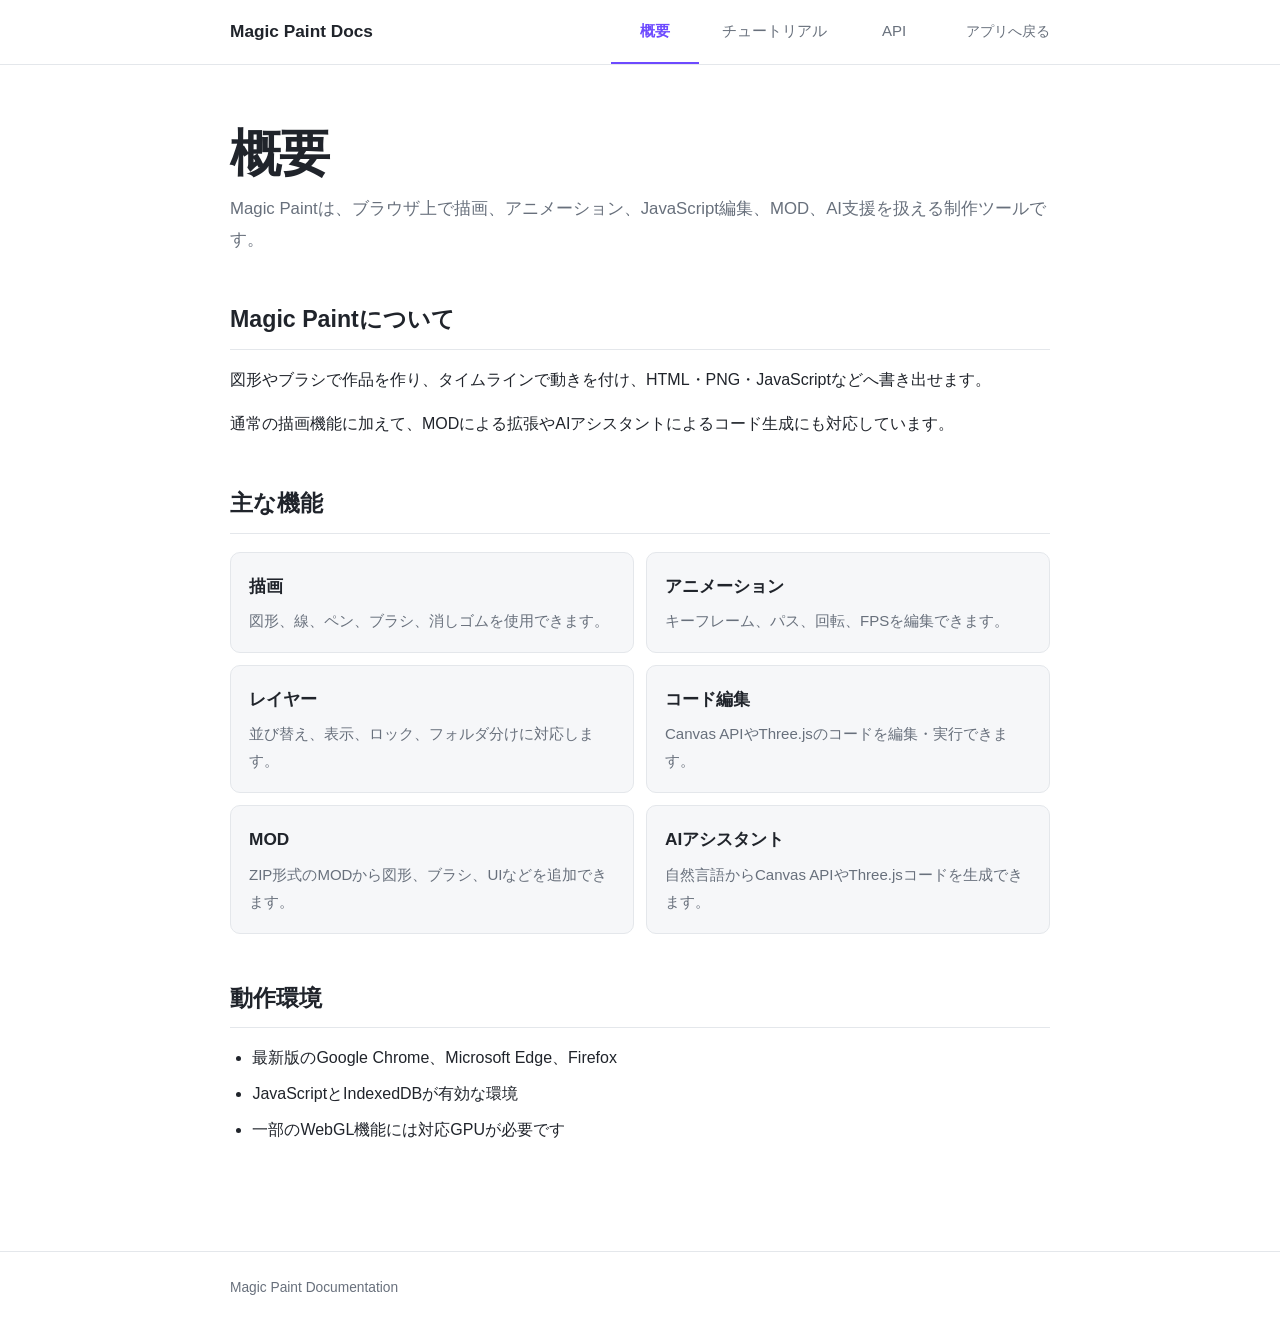
<file: Magic-Paint.jsV3.1/docs/overview.html>
<!DOCTYPE html>
<html lang="ja">
<head>
  <meta charset="UTF-8">
  <meta name="viewport" content="width=device-width, initial-scale=1.0">
  <meta name="description" content="Magic Paintの概要と主な機能">
  <title>概要 - Magic Paint Docs</title>
  <link rel="stylesheet" href="docs.css">
</head>
<body>
  <header class="site-header">
    <div class="header-inner">
      <a class="brand" href="overview.html">Magic Paint Docs</a>
      <nav class="tabs" aria-label="ドキュメント">
        <a class="active" href="overview.html" aria-current="page">概要</a>
        <a href="tutorial.html">チュートリアル</a>
        <a href="api.html">API</a>
      </nav>
      <a class="app-link" href="../index.html">アプリへ戻る</a>
    </div>
  </header>

  <main>
    <h1 class="page-title">概要</h1>
    <p class="lead">Magic Paintは、ブラウザ上で描画、アニメーション、JavaScript編集、MOD、AI支援を扱える制作ツールです。</p>

    <section>
      <h2>Magic Paintについて</h2>
      <p>図形やブラシで作品を作り、タイムラインで動きを付け、HTML・PNG・JavaScriptなどへ書き出せます。</p>
      <p>通常の描画機能に加えて、MODによる拡張やAIアシスタントによるコード生成にも対応しています。</p>
    </section>

    <section>
      <h2>主な機能</h2>
      <div class="feature-list">
        <article class="feature-item"><h3>描画</h3><p>図形、線、ペン、ブラシ、消しゴムを使用できます。</p></article>
        <article class="feature-item"><h3>アニメーション</h3><p>キーフレーム、パス、回転、FPSを編集できます。</p></article>
        <article class="feature-item"><h3>レイヤー</h3><p>並び替え、表示、ロック、フォルダ分けに対応します。</p></article>
        <article class="feature-item"><h3>コード編集</h3><p>Canvas APIやThree.jsのコードを編集・実行できます。</p></article>
        <article class="feature-item"><h3>MOD</h3><p>ZIP形式のMODから図形、ブラシ、UIなどを追加できます。</p></article>
        <article class="feature-item"><h3>AIアシスタント</h3><p>自然言語からCanvas APIやThree.jsコードを生成できます。</p></article>
      </div>
    </section>

    <section>
      <h2>動作環境</h2>
      <ul>
        <li>最新版のGoogle Chrome、Microsoft Edge、Firefox</li>
        <li>JavaScriptとIndexedDBが有効な環境</li>
        <li>一部のWebGL機能には対応GPUが必要です</li>
      </ul>
    </section>
  </main>

  <footer><div class="footer-inner">Magic Paint Documentation</div></footer>
</body>
</html>
</file>
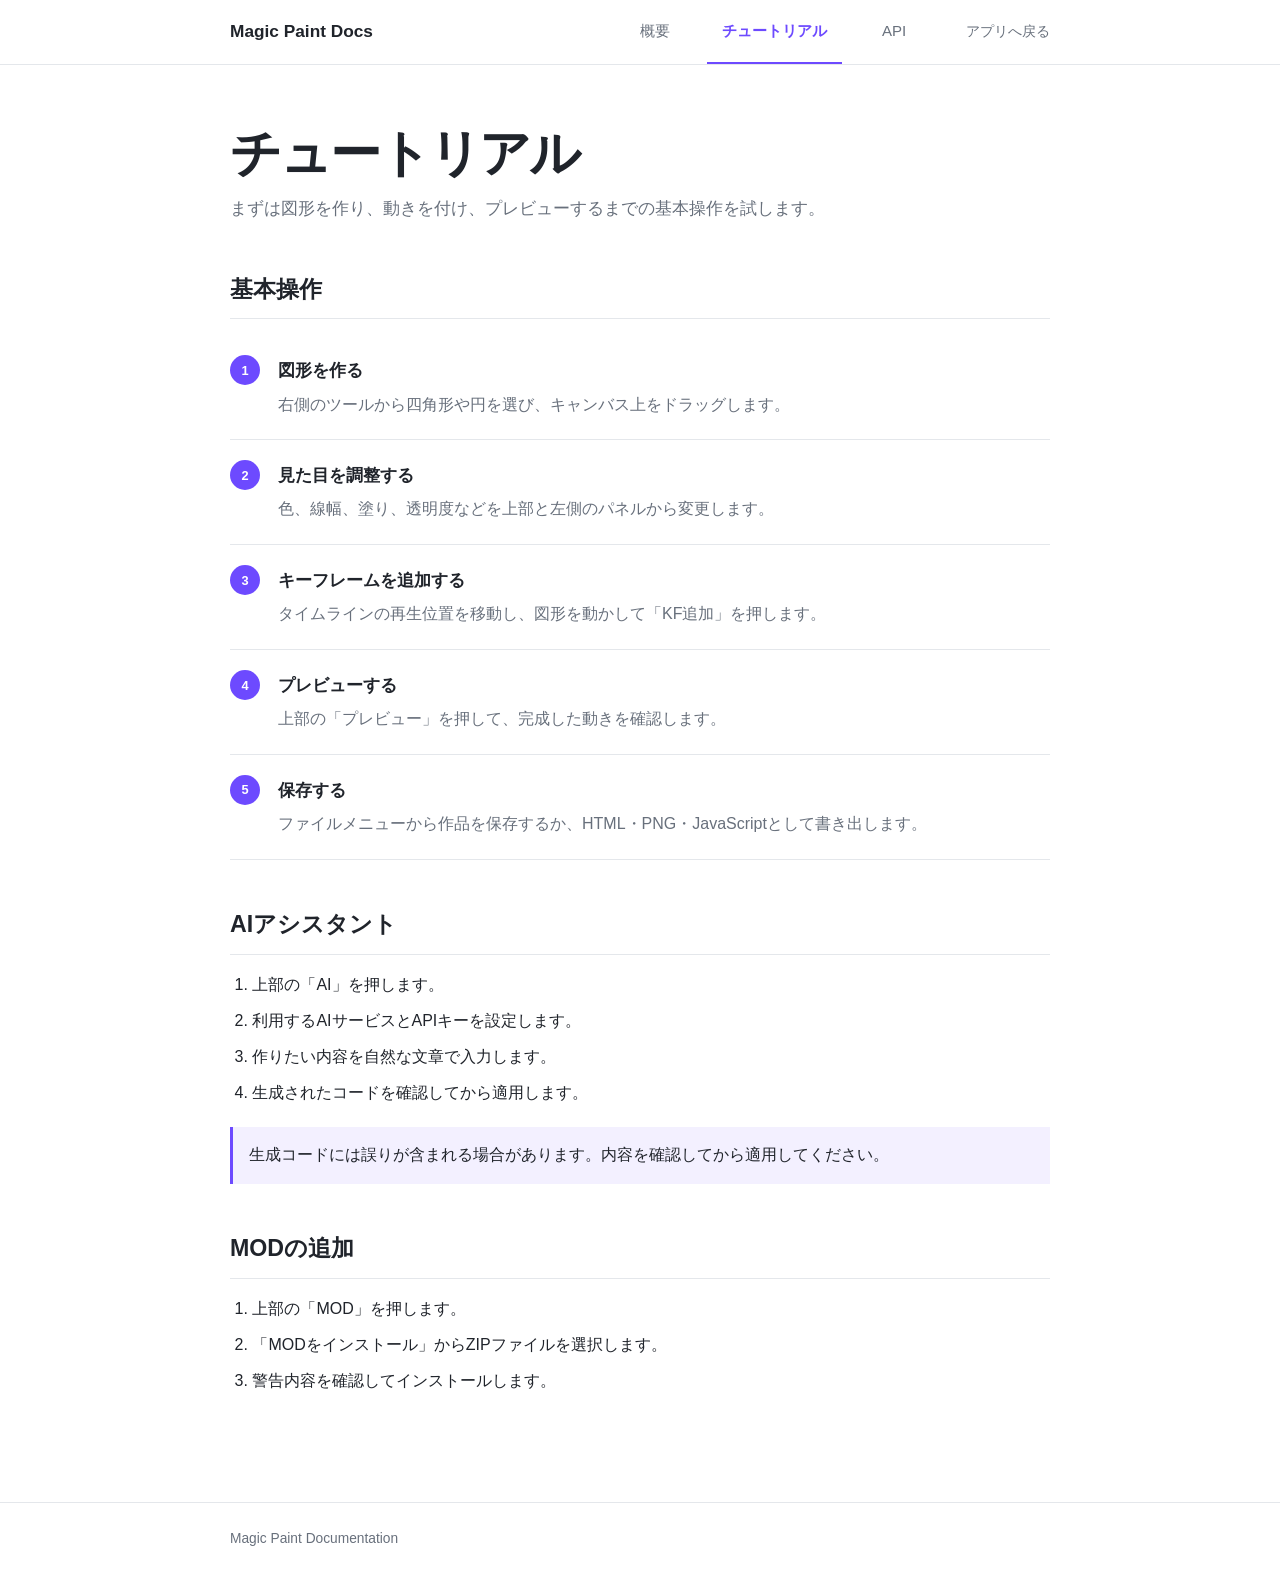
<file: Magic-Paint.jsV3.1/docs/tutorial.html>
<!DOCTYPE html>
<html lang="ja">
<head>
  <meta charset="UTF-8">
  <meta name="viewport" content="width=device-width, initial-scale=1.0">
  <meta name="description" content="Magic Paintの基本的な使い方">
  <title>チュートリアル - Magic Paint Docs</title>
  <link rel="stylesheet" href="docs.css">
</head>
<body>
  <header class="site-header">
    <div class="header-inner">
      <a class="brand" href="overview.html">Magic Paint Docs</a>
      <nav class="tabs" aria-label="ドキュメント">
        <a href="overview.html">概要</a>
        <a class="active" href="tutorial.html" aria-current="page">チュートリアル</a>
        <a href="api.html">API</a>
      </nav>
      <a class="app-link" href="../index.html">アプリへ戻る</a>
    </div>
  </header>

  <main>
    <h1 class="page-title">チュートリアル</h1>
    <p class="lead">まずは図形を作り、動きを付け、プレビューするまでの基本操作を試します。</p>

    <section>
      <h2>基本操作</h2>
      <article class="step"><span class="step-number">1</span><div><h3>図形を作る</h3><p>右側のツールから四角形や円を選び、キャンバス上をドラッグします。</p></div></article>
      <article class="step"><span class="step-number">2</span><div><h3>見た目を調整する</h3><p>色、線幅、塗り、透明度などを上部と左側のパネルから変更します。</p></div></article>
      <article class="step"><span class="step-number">3</span><div><h3>キーフレームを追加する</h3><p>タイムラインの再生位置を移動し、図形を動かして「KF追加」を押します。</p></div></article>
      <article class="step"><span class="step-number">4</span><div><h3>プレビューする</h3><p>上部の「プレビュー」を押して、完成した動きを確認します。</p></div></article>
      <article class="step"><span class="step-number">5</span><div><h3>保存する</h3><p>ファイルメニューから作品を保存するか、HTML・PNG・JavaScriptとして書き出します。</p></div></article>
    </section>

    <section>
      <h2>AIアシスタント</h2>
      <ol>
        <li>上部の「AI」を押します。</li>
        <li>利用するAIサービスとAPIキーを設定します。</li>
        <li>作りたい内容を自然な文章で入力します。</li>
        <li>生成されたコードを確認してから適用します。</li>
      </ol>
      <div class="note">生成コードには誤りが含まれる場合があります。内容を確認してから適用してください。</div>
    </section>

    <section>
      <h2>MODの追加</h2>
      <ol>
        <li>上部の「MOD」を押します。</li>
        <li>「MODをインストール」からZIPファイルを選択します。</li>
        <li>警告内容を確認してインストールします。</li>
      </ol>
    </section>
  </main>

  <footer><div class="footer-inner">Magic Paint Documentation</div></footer>
</body>
</html>
</file>
<file: Magic-Paint.jsV3.1/docs/docs.css>
:root {
  --bg: #ffffff;
  --text: #20242b;
  --muted: #68707c;
  --line: #e4e7eb;
  --soft: #f6f7f9;
  --accent: #6d4aff;
  --code: #171a21;
  --max: 860px;
}

* { box-sizing: border-box; }
html { scroll-behavior: smooth; }
body {
  margin: 0;
  color: var(--text);
  background: var(--bg);
  font-family: -apple-system, BlinkMacSystemFont, "Segoe UI", "Noto Sans JP", sans-serif;
  line-height: 1.8;
}
a { color: inherit; }

.site-header {
  border-bottom: 1px solid var(--line);
  background: rgba(255, 255, 255, 0.96);
  position: sticky;
  top: 0;
  z-index: 10;
}
.header-inner {
  max-width: var(--max);
  min-height: 64px;
  margin: 0 auto;
  padding: 0 20px;
  display: flex;
  align-items: center;
  gap: 28px;
}
.brand {
  margin-right: auto;
  text-decoration: none;
  font-weight: 750;
  font-size: 1.08rem;
  white-space: nowrap;
}
.tabs {
  display: flex;
  align-items: stretch;
  gap: 8px;
  align-self: stretch;
}
.tabs a {
  min-width: 88px;
  padding: 0 15px;
  display: grid;
  place-items: center;
  color: var(--muted);
  text-decoration: none;
  border-bottom: 2px solid transparent;
  font-size: .94rem;
}
.tabs a:hover { color: var(--text); }
.tabs a.active {
  color: var(--accent);
  border-bottom-color: var(--accent);
  font-weight: 700;
}
.app-link {
  text-decoration: none;
  color: var(--muted);
  font-size: .86rem;
  white-space: nowrap;
}
.app-link:hover { color: var(--accent); }

main {
  max-width: var(--max);
  margin: 0 auto;
  padding: 58px 20px 90px;
}
.page-title {
  margin: 0 0 10px;
  font-size: clamp(2rem, 5vw, 3.2rem);
  line-height: 1.2;
  letter-spacing: -.04em;
}
.lead {
  margin: 0 0 42px;
  color: var(--muted);
  font-size: 1.05rem;
}
section { margin-top: 44px; }
h2 {
  margin: 0 0 16px;
  padding-bottom: 8px;
  border-bottom: 1px solid var(--line);
  font-size: 1.45rem;
}
h3 {
  margin: 28px 0 8px;
  font-size: 1.08rem;
}
p { margin: 0 0 16px; }
ul, ol { padding-left: 1.4rem; }
li + li { margin-top: .45rem; }

.feature-list {
  display: grid;
  grid-template-columns: repeat(2, minmax(0, 1fr));
  gap: 12px;
  margin-top: 18px;
}
.feature-item {
  padding: 18px;
  border: 1px solid var(--line);
  border-radius: 10px;
  background: var(--soft);
}
.feature-item h3 { margin: 0 0 5px; }
.feature-item p { margin: 0; color: var(--muted); font-size: .94rem; }

.step {
  display: grid;
  grid-template-columns: 34px 1fr;
  gap: 14px;
  padding: 20px 0;
  border-bottom: 1px solid var(--line);
}
.step-number {
  width: 30px;
  height: 30px;
  border-radius: 50%;
  display: grid;
  place-items: center;
  background: var(--accent);
  color: #fff;
  font-size: .8rem;
  font-weight: 750;
}
.step h3 { margin: 0 0 4px; }
.step p { margin: 0; color: var(--muted); }

.note {
  margin: 20px 0;
  padding: 14px 16px;
  border-left: 3px solid var(--accent);
  background: #f3f0ff;
}
code {
  font-family: "SFMono-Regular", Consolas, monospace;
  font-size: .9em;
}
:not(pre) > code {
  padding: .15em .35em;
  border-radius: 4px;
  background: var(--soft);
}
pre {
  margin: 14px 0 24px;
  padding: 18px;
  overflow-x: auto;
  border-radius: 9px;
  background: var(--code);
  color: #eef1f6;
  line-height: 1.65;
}
.api-row {
  padding: 18px 0;
  border-bottom: 1px solid var(--line);
}
.api-row h3 { margin: 0 0 7px; }
.api-row p { margin: 0; color: var(--muted); }

.api-table {
  width: 100%;
  margin: 14px 0 24px;
  border-collapse: collapse;
  font-size: .92rem;
}
.api-table th, .api-table td {
  padding: 9px 12px;
  border-bottom: 1px solid var(--line);
  text-align: left;
  vertical-align: top;
}
.api-table th {
  color: var(--muted);
  font-weight: 600;
  font-size: .82rem;
}

footer {
  border-top: 1px solid var(--line);
  color: var(--muted);
}
.footer-inner {
  max-width: var(--max);
  margin: 0 auto;
  padding: 24px 20px 42px;
  font-size: .86rem;
}

@media (max-width: 700px) {
  .header-inner { min-height: auto; padding-top: 12px; flex-wrap: wrap; gap: 8px 16px; }
  .brand { order: 1; }
  .app-link { order: 2; }
  .tabs { order: 3; width: 100%; height: 48px; overflow-x: auto; }
  .tabs a { flex: 1; min-width: 90px; }
  main { padding-top: 40px; }
  .feature-list { grid-template-columns: 1fr; }
}

/* ── ドキュメントレイアウト（サイドバーTOC付きページ）── */
.doc-layout {
  max-width: 1180px;
  margin: 0 auto;
  padding: 48px 20px 100px;
  display: grid;
  grid-template-columns: 220px minmax(0, 1fr);
  gap: 48px;
  align-items: start;
}
.doc-layout main.doc-content {
  max-width: none;
  margin: 0;
  padding: 0;
}
.doc-toc {
  position: sticky;
  top: 84px;
  max-height: calc(100vh - 110px);
  overflow-y: auto;
}
.doc-toc-group { margin-bottom: 22px; }
.doc-toc-title {
  font-size: .72rem;
  font-weight: 750;
  letter-spacing: .07em;
  text-transform: uppercase;
  color: var(--muted);
  margin-bottom: 8px;
  padding: 0 10px;
}
.doc-toc a {
  display: block;
  padding: 5px 10px;
  margin: 1px 0;
  border-radius: 7px;
  font-size: .87rem;
  color: var(--muted);
  text-decoration: none;
  border-left: 2px solid transparent;
}
.doc-toc a:hover { color: var(--text); background: var(--soft); }
.doc-toc a.active {
  color: var(--accent);
  background: #f3f0ff;
  border-left-color: var(--accent);
  font-weight: 700;
}
.doc-toc a.sub { padding-left: 18px; font-size: .82rem; }

/* ファイル構成ツリー */
.file-tree {
  font-family: "SFMono-Regular", Consolas, monospace;
  font-size: .88rem;
  background: var(--soft);
  border: 1px solid var(--line);
  border-radius: 10px;
  padding: 16px 20px;
  line-height: 1.9;
  margin: 14px 0 22px;
  overflow-x: auto;
}
.file-tree > div { white-space: pre; }
.file-tree .dir { color: var(--accent); font-weight: 700; }
.file-tree .comment { color: var(--muted); font-family: inherit; }

/* カテゴリ見出し（APIリファレンス内の小見出し）*/
h4.api-cat {
  margin: 40px 0 2px;
  font-size: .74rem;
  font-weight: 750;
  letter-spacing: .08em;
  text-transform: uppercase;
  color: var(--accent);
}
section#api-basic h4.api-cat,
section#api-registerMod h4.api-cat { margin-top: 0; }

/* メソッド一覧のクイックナビ（チップ）*/
.method-nav { display: flex; flex-wrap: wrap; gap: 8px; margin: 6px 0 8px; }
.method-nav a {
  padding: 6px 12px;
  border: 1px solid var(--line);
  border-radius: 999px;
  font-size: .82rem;
  text-decoration: none;
  color: var(--text);
  background: var(--soft);
  font-family: "SFMono-Regular", Consolas, monospace;
}
.method-nav a:hover { border-color: var(--accent); color: var(--accent); }

/* 手順リスト（数字マーカー付き）*/
.steps-list { padding-left: 0; list-style: none; counter-reset: steps; margin: 14px 0 24px; }
.steps-list li {
  counter-increment: steps;
  position: relative;
  padding: 4px 0 4px 34px;
  margin-bottom: 8px;
}
.steps-list li::before {
  content: counter(steps);
  position: absolute; left: 0; top: 3px;
  width: 22px; height: 22px;
  border-radius: 50%;
  background: var(--soft);
  border: 1px solid var(--line);
  color: var(--text);
  font-size: .76rem; font-weight: 700;
  display: grid; place-items: center;
}

/* チェックリスト */
.checklist { list-style: none; padding: 0; margin: 14px 0 24px; display: grid; gap: 9px; }
.checklist li {
  display: flex; gap: 10px; align-items: flex-start;
  padding: 12px 14px;
  background: var(--soft);
  border: 1px solid var(--line);
  border-radius: 9px;
  font-size: .92rem;
}
.checklist li::before {
  content: "✓";
  flex-shrink: 0;
  width: 19px; height: 19px;
  border-radius: 50%;
  background: var(--accent);
  color: #fff;
  font-size: .68rem;
  display: grid; place-items: center;
  margin-top: 2px;
}

@media (max-width: 980px) {
  .doc-layout { grid-template-columns: minmax(0, 1fr); padding-top: 30px; }
  .doc-toc {
    position: static;
    max-height: none;
    display: flex;
    flex-wrap: nowrap;
    overflow-x: auto;
    -webkit-overflow-scrolling: touch;
    gap: 6px;
    border-bottom: 1px solid var(--line);
    padding-bottom: 18px;
    margin-bottom: 12px;
  }
  .doc-toc-group { margin-bottom: 0; display: contents; }
  .doc-toc-title { display: none; }
  .doc-toc a { flex-shrink: 0; white-space: nowrap; border: 1px solid var(--line); border-left: 1px solid var(--line); }
  .doc-toc a.active { border-color: var(--accent); }
  .doc-toc a.sub { display: none; }
}
</file>
